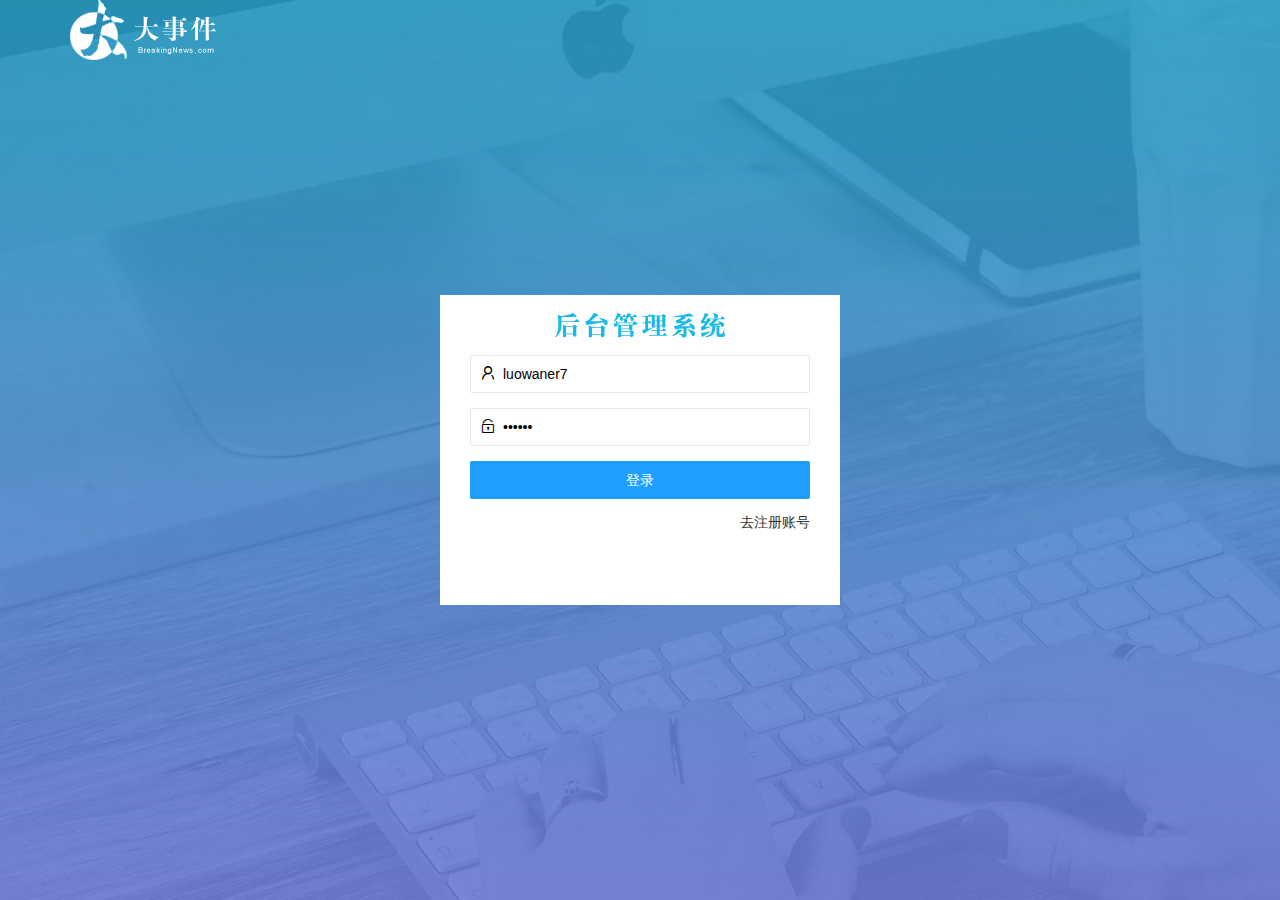
<file: login.html>
<!DOCTYPE html>
<html lang="en">

<head>
    <meta charset="UTF-8">
    <meta name="viewport" content="width=device-width, initial-scale=1.0">
    <title>大事件-登录/注册页面</title>
    <!-- 引入网页图标 -->
    <link rel="shortcut icon" href="favicon.ico" type="image/x-icon">
    <!-- 引入字体图标 -->
    <link rel="stylesheet" href="/assets/fonts/iconfont.css">
    <!-- 引入layui样式文件 -->
    <link rel="stylesheet" href="/assets/lib/layui/css/layui.css">
    <!-- 引入登录样式文件 -->
    <link rel="stylesheet" href="/assets/css/login.css">
</head>

<body>
    <!-- 顶部logo -->
    <div class="layui-main">
        <img src="/assets/images/logo.png">
    </div>

    <!-- 登录和注册区域 -->
    <div class="loginAndRegBox">
        <!-- 登录注册标题 -->
        <div class="titleBox"></div>
        <!-- 登录区域 -->
        <div class="login-box">
            <!-- 登录表单 -->
            <form class="layui-form" id="form_login">
                <!-- 用户名 -->
                <div class="layui-form-item">
                    <i class="layui-icon layui-icon-username"></i>
                    <input value="luowaner7" type="text" name="username" required lay-verify="required"
                        placeholder="请输入用户名" autocomplete="off" class="layui-input">
                </div>
                <!-- 密码 -->
                <div class="layui-form-item">
                    <i class="layui-icon layui-icon-password"></i>
                    <input value="123321" type="password" name="password" required lay-verify="required|pwd"
                        placeholder="请输入密码" autocomplete="off" class="layui-input">
                </div>
                <!-- 登录按钮 -->
                <div class="layui-form-item">
                    <!-- lay-submit属性必须存在,和后面表单校验有关 -->
                    <!-- button的type属性 默认值 submit-->
                    <button class="layui-btn layui-btn-fluid layui-btn-normal" lay-submit
                        lay-filter="formDemo">登录</button>
                </div>
                <!-- a链接跳转 -->
                <div class="layui-form-item links">
                    <a href="javascript:;" id="link_reg">去注册账号</a>
                </div>

            </form>
        </div>
        <!-- 注册区域 -->
        <div class="reg-box" style="display: none;">
            <!-- 注册表单 -->
            <form class="layui-form" id="form_reg">
                <!-- 用户名 -->
                <div class="layui-form-item">
                    <i class="layui-icon layui-icon-username"></i>
                    <input type="text" name="username" required lay-verify="required" placeholder="请输入用户名"
                        autocomplete="off" class="layui-input">
                </div>
                <!-- 密码 -->
                <div class="layui-form-item">
                    <i class="layui-icon layui-icon-password"></i>
                    <input type="password" name="password" required lay-verify="required|pwd" placeholder="请输入密码"
                        autocomplete="off" class="layui-input">
                </div>
                <!-- 再次确定密码 -->
                <div class="layui-form-item">
                    <i class="layui-icon layui-icon-password"></i>
                    <input type="password" name="repassword" required lay-verify="required|pwd|repwd"
                        placeholder="再次输入密码" autocomplete="off" class="layui-input">
                </div>
                <!-- 注册按钮 -->
                <div class="layui-form-item">

                    <!-- lay-submit属性必须存在,和后面表单校验有关 -->
                    <!-- button的type属性 默认值 submit-->
                    <button class="layui-btn layui-btn-fluid layui-btn-normal" lay-submit
                        lay-filter="formDemo">注册</button>
                </div>
                <!-- a链接跳转 -->
                <div class="layui-form-item links">
                    <a href="javascript:;" id="link_login">去登录</a>
                </div>

            </form>
        </div>
    </div>
    <!-- 引入layui的js -->
    <script src="/assets/lib/layui/layui.all.js"></script>
    <!-- 引入jq -->
    <script src="/assets/lib/jquery.js"></script>
    <!-- 引入baseAPI.js -->
    <script src="/assets/js/baseAPI.js"></script>
    <!-- 引入自己写的login的js -->
    <script src="/assets/js/login.js"></script>
</body>

</html>
</file>
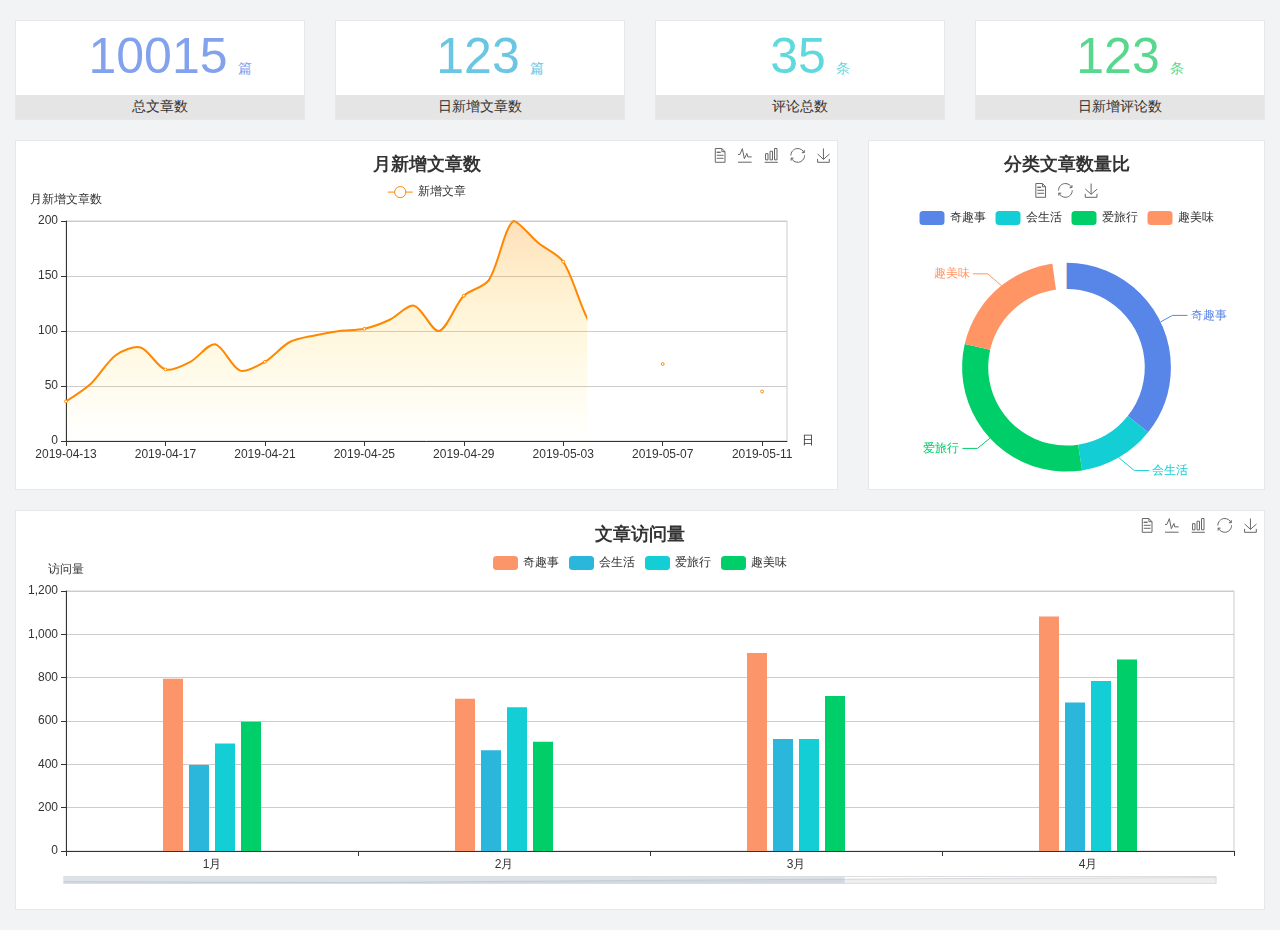
<file: home/dashboard.html>
<!DOCTYPE html>
<html lang="en">

<head>
  <meta charset="UTF-8">
  <meta name="viewport" content="width=device-width, initial-scale=1.0">
  <meta http-equiv="X-UA-Compatible" content="ie=edge">
  <title>图表统计</title>
  <link rel="stylesheet" href="../assets/lib/bootstrap.css" />
  <link rel="stylesheet" href="../assets/lib/main.css" />
  <script src="../assets/lib/jquery.js"></script>
  <script type="text/javascript" src="../assets/lib/echarts.min.js"></script>
</head>

<body>
  <div class="container-fluid">
    <div class="row spannel_list">
      <div class="col-sm-3 col-xs-6">
        <div class="spannel">
          <em>10015</em><span>篇</span>
          <b>总文章数</b>
        </div>
      </div>
      <div class="col-sm-3 col-xs-6">
        <div class="spannel scolor01">
          <em>123</em><span>篇</span>
          <b>日新增文章数</b>
        </div>
      </div>
      <div class="col-sm-3 col-xs-6">
        <div class="spannel scolor02">
          <em>35</em><span>条</span>
          <b>评论总数</b>
        </div>
      </div>
      <div class="col-sm-3 col-xs-6">
        <div class="spannel scolor03">
          <em>123</em><span>条</span>
          <b>日新增评论数</b>
        </div>
      </div>
    </div>
  </div>

  <div class="container-fluid">
    <div class="row curve-pie">
      <div class="col-lg-8 col-md-8">
        <div class="gragh_pannel" id="curve_show"></div>
      </div>
      <div class="col-lg-4 col-md-4">
        <div class="gragh_pannel" id="pie_show"></div>
      </div>
    </div>
  </div>

  <div class="container-fluid">
    <div class="column_pannel" id="column_show"></div>
  </div>

  <script>
    var oChart = echarts.init(document.getElementById('curve_show'));
    var aList_all = [
      { 'count': 36, 'date': '2019-04-13' },
      { 'count': 52, 'date': '2019-04-14' },
      { 'count': 78, 'date': '2019-04-15' },
      { 'count': 85, 'date': '2019-04-16' },
      { 'count': 65, 'date': '2019-04-17' },
      { 'count': 72, 'date': '2019-04-18' },
      { 'count': 88, 'date': '2019-04-19' },
      { 'count': 64, 'date': '2019-04-20' },
      { 'count': 72, 'date': '2019-04-21' },
      { 'count': 90, 'date': '2019-04-22' },
      { 'count': 96, 'date': '2019-04-23' },
      { 'count': 100, 'date': '2019-04-24' },
      { 'count': 102, 'date': '2019-04-25' },
      { 'count': 110, 'date': '2019-04-26' },
      { 'count': 123, 'date': '2019-04-27' },
      { 'count': 100, 'date': '2019-04-28' },
      { 'count': 132, 'date': '2019-04-29' },
      { 'count': 146, 'date': '2019-04-30' },
      { 'count': 200, 'date': '2019-05-01' },
      { 'count': 180, 'date': '2019-05-02' },
      { 'count': 163, 'date': '2019-05-03' },
      { 'count': 110, 'date': '2019-05-04' },
      { 'count': 80, 'date': '2019-05-05' },
      { 'count': 82, 'date': '2019-05-06' },
      { 'count': 70, 'date': '2019-05-07' },
      { 'count': 65, 'date': '2019-05-08' },
      { 'count': 54, 'date': '2019-05-09' },
      { 'count': 40, 'date': '2019-05-10' },
      { 'count': 45, 'date': '2019-05-11' },
      { 'count': 38, 'date': '2019-05-12' },
    ];

    let aCount = [];
    let aDate = [];

    for (var i = 0; i < aList_all.length; i++) {
      aCount.push(aList_all[i].count);
      aDate.push(aList_all[i].date);
    }

    var chartopt = {
      title: {
        text: '月新增文章数',
        left: 'center',
        top: '10'
      },
      tooltip: {
        trigger: 'axis'
      },
      legend: {
        data: ['新增文章'],
        top: '40'
      },
      toolbox: {
        show: true,
        feature: {
          mark: { show: true },
          dataView: { show: true, readOnly: false },
          magicType: { show: true, type: ['line', 'bar'] },
          restore: { show: true },
          saveAsImage: { show: true }
        }
      },
      calculable: true,
      xAxis: [
        {
          name: '日',
          type: 'category',
          boundaryGap: false,
          data: aDate
        }
      ],
      yAxis: [
        {
          name: '月新增文章数',
          type: 'value'
        }
      ],
      series: [
        {
          name: '新增文章',
          type: 'line',
          smooth: true,
          itemStyle: { normal: { areaStyle: { type: 'default' }, color: '#f80' }, lineStyle: { color: '#f80' } },
          data: aCount
        }],
      areaStyle: {
        normal: {
          color: new echarts.graphic.LinearGradient(0, 0, 0, 1, [{
            offset: 0,
            color: 'rgba(255,136,0,0.39)'
          }, {
            offset: .34,
            color: 'rgba(255,180,0,0.25)'
          }, {
            offset: 1,
            color: 'rgba(255,222,0,0.00)'
          }])

        }
      },
      grid: {
        show: true,
        x: 50,
        x2: 50,
        y: 80,
        height: 220
      }
    };

    oChart.setOption(chartopt);


    var oPie = echarts.init(document.getElementById('pie_show'));
    var oPieopt =
    {
      title: {
        top: 10,
        text: '分类文章数量比',
        x: 'center'
      },
      tooltip: {
        trigger: 'item',
        formatter: "{a} <br/>{b} : {c} ({d}%)"
      },
      color: ['#5885e8', '#13cfd5', '#00ce68', '#ff9565'],
      legend: {
        x: 'center',
        top: 65,
        data: ['奇趣事', '会生活', '爱旅行', '趣美味']
      },
      toolbox: {
        show: true,
        x: 'center',
        top: 35,
        feature: {
          mark: { show: true },
          dataView: { show: true, readOnly: false },
          magicType: {
            show: true,
            type: ['pie', 'funnel'],
            option: {
              funnel: {
                x: '25%',
                width: '50%',
                funnelAlign: 'left',
                max: 1548
              }
            }
          },
          restore: { show: true },
          saveAsImage: { show: true }
        }
      },
      calculable: true,
      series: [
        {
          name: '访问来源',
          type: 'pie',
          radius: ['45%', '60%'],
          center: ['50%', '65%'],
          data: [
            { value: 300, name: '奇趣事' },
            { value: 100, name: '会生活' },
            { value: 260, name: '爱旅行' },
            { value: 180, name: '趣美味' }
          ]
        }
      ]
    };
    oPie.setOption(oPieopt);



    var oColumn = this.echarts.init(document.getElementById('column_show'));
    var oColumnopt =
    {
      title: {
        text: '文章访问量',
        left: 'center',
        top: '10'
      },
      tooltip: {
        trigger: 'axis'
      },
      legend: {
        data: ['奇趣事', '会生活', '爱旅行', '趣美味'],
        top: '40'
      },
      toolbox: {
        show: true,
        feature: {
          mark: { show: true },
          dataView: { show: true, readOnly: false },
          magicType: { show: true, type: ['line', 'bar'] },
          restore: { show: true },
          saveAsImage: { show: true }
        }
      },
      calculable: true,
      xAxis: [
        {
          type: 'category',
          data: ['1月', '2月', '3月', '4月', '5月']
        }
      ],
      yAxis: [
        {
          name: '访问量',
          type: 'value'
        }
      ],
      series: [
        {
          name: '奇趣事',
          type: 'bar',
          barWidth: 20,
          itemStyle: {
            normal: { areaStyle: { type: 'default' }, color: '#fd956a' }
          },
          data: [800, 708, 920, 1090, 1200]
        },
        {
          name: '会生活',
          type: 'bar',
          barWidth: 20,
          itemStyle: {
            normal: { areaStyle: { type: 'default' }, color: '#2bb6db' }
          },
          data: [400, 468, 520, 690, 800]
        },
        {
          name: '爱旅行',
          type: 'bar',
          barWidth: 20,
          itemStyle: {
            normal: { areaStyle: { type: 'default' }, color: '#13cfd5' }
          },
          data: [500, 668, 520, 790, 900]
        },
        {
          name: '趣美味',
          type: 'bar',
          barWidth: 20,
          itemStyle: {
            normal: { areaStyle: { type: 'default' }, color: '#00ce68' }
          },
          data: [600, 508, 720, 890, 1000]
        }
      ],
      grid: {
        show: true,
        x: 50,
        x2: 30,
        y: 80,
        height: 260
      },
      dataZoom: [//给x轴设置滚动条
        {
          start: 0,//默认为0
          end: 100 - 1000 / 31,//默认为100
          type: 'slider',
          show: true,
          xAxisIndex: [0],
          handleSize: 0,//滑动条的 左右2个滑动条的大小
          height: 8,//组件高度
          left: 45, //左边的距离
          right: 50,//右边的距离
          bottom: 26,//右边的距离
          handleColor: '#ddd',//h滑动图标的颜色
          handleStyle: {
            borderColor: "#cacaca",
            borderWidth: "1",
            shadowBlur: 2,
            background: "#ddd",
            shadowColor: "#ddd",
          }
        }]
    };
    oColumn.setOption(oColumnopt);
  </script>
</body>

</html>
</file>
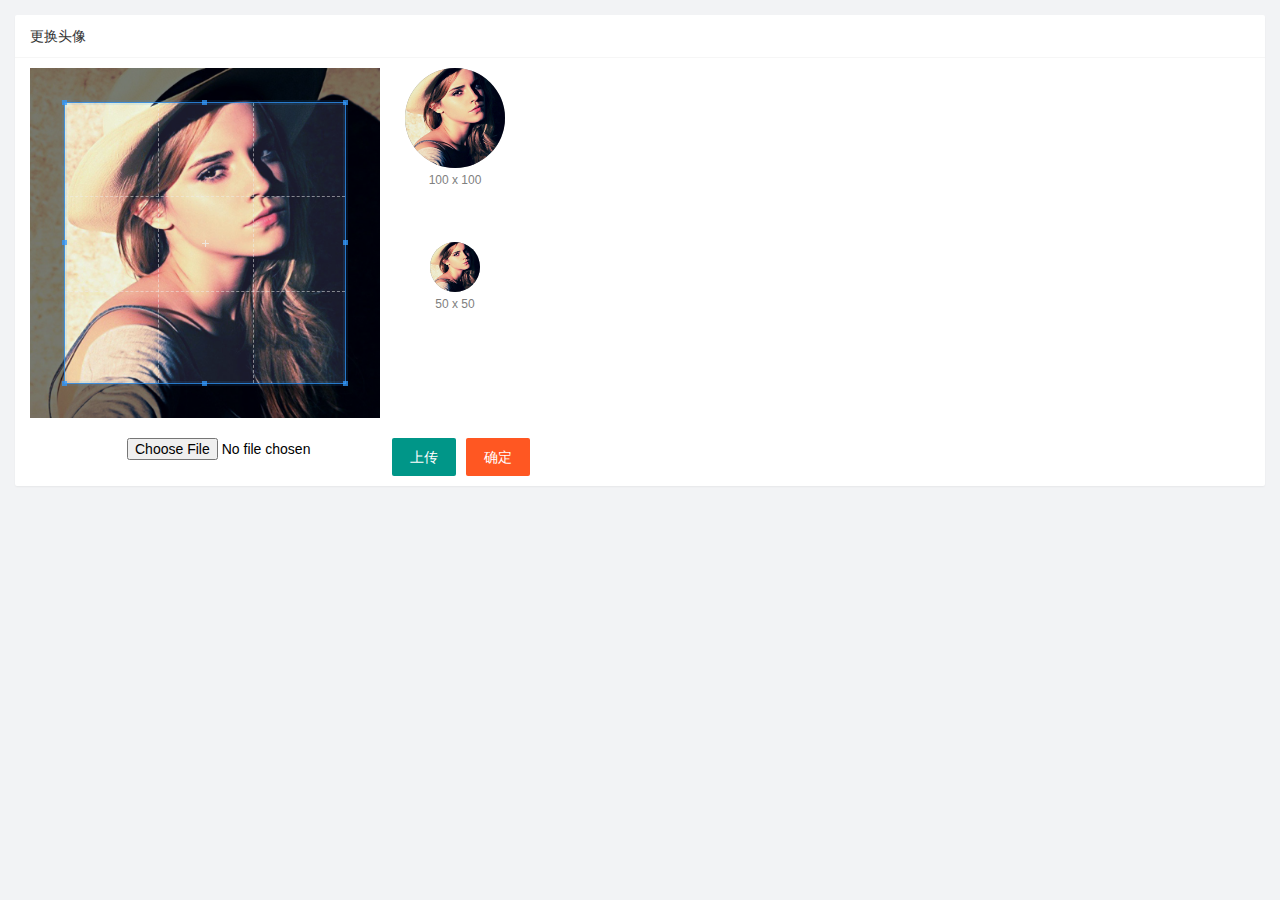
<file: user/user_avatar.html>
<!DOCTYPE html>
<html lang="en">

<head>
    <meta charset="UTF-8">
    <meta http-equiv="X-UA-Compatible" content="IE=edge">
    <meta name="viewport" content="width=device-width, initial-scale=1.0">
    <title>Document</title>
    <!-- 引入croper -->
    <link rel="stylesheet" href="/assets/lib/cropper/cropper.css" />
    <!-- layui的css -->
    <link rel="stylesheet" href="/assets/lib/layui/css/layui.css">
    <!-- 本页面的css -->
    <link rel="stylesheet" href="/assets/css/user/user_avatar.css">
</head>

<body>
    <!-- 卡片区域 -->
    <div class="layui-card">
        <div class="layui-card-header">更换头像</div>
        <div class="layui-card-body">
            <!-- 第一行的图片裁剪和预览区域 -->
            <div class="row1">
                <!-- 图片裁剪区域 -->
                <div class="cropper-box">
                    <!-- 这个 img 标签很重要，将来会把它初始化为裁剪区域 -->
                    <img id="image" src="/assets/images/sample.jpg" />
                </div>
                <!-- 图片的预览区域 -->
                <div class="preview-box">
                    <div>
                        <!-- 宽高为 100px 的预览区域 -->
                        <div class="img-preview w100"></div>
                        <p class="size">100 x 100</p>
                    </div>
                    <div>
                        <!-- 宽高为 50px 的预览区域 -->
                        <div class="img-preview w50"></div>
                        <p class="size">50 x 50</p>
                    </div>
                </div>
            </div>

            <!-- 第二行的按钮区域 -->
            <div class="row2">
                <!-- accept 选择文件类型-->
                <input type="file" id="file" accept="image/png,image/jpeg">
                <button id="btnChooseImage" type="button" class="layui-btn">上传</button>
                <button id="btnUpload" type="button" class="layui-btn layui-btn-danger">确定</button>
            </div>

        </div>
    </div>
    <script src="/assets/lib/layui/layui.all.js"></script>
    <script src="/assets/lib/jquery.js"></script>
    <script src="/assets/lib/cropper/Cropper.js"></script>
    <script src="/assets/lib/cropper/jquery-cropper.js"></script>
    <script src="/assets/js/baseAPI.js"></script>
    <script src="/assets/js/user/user_avatar.js"></script>
</body>

</html>
</file>
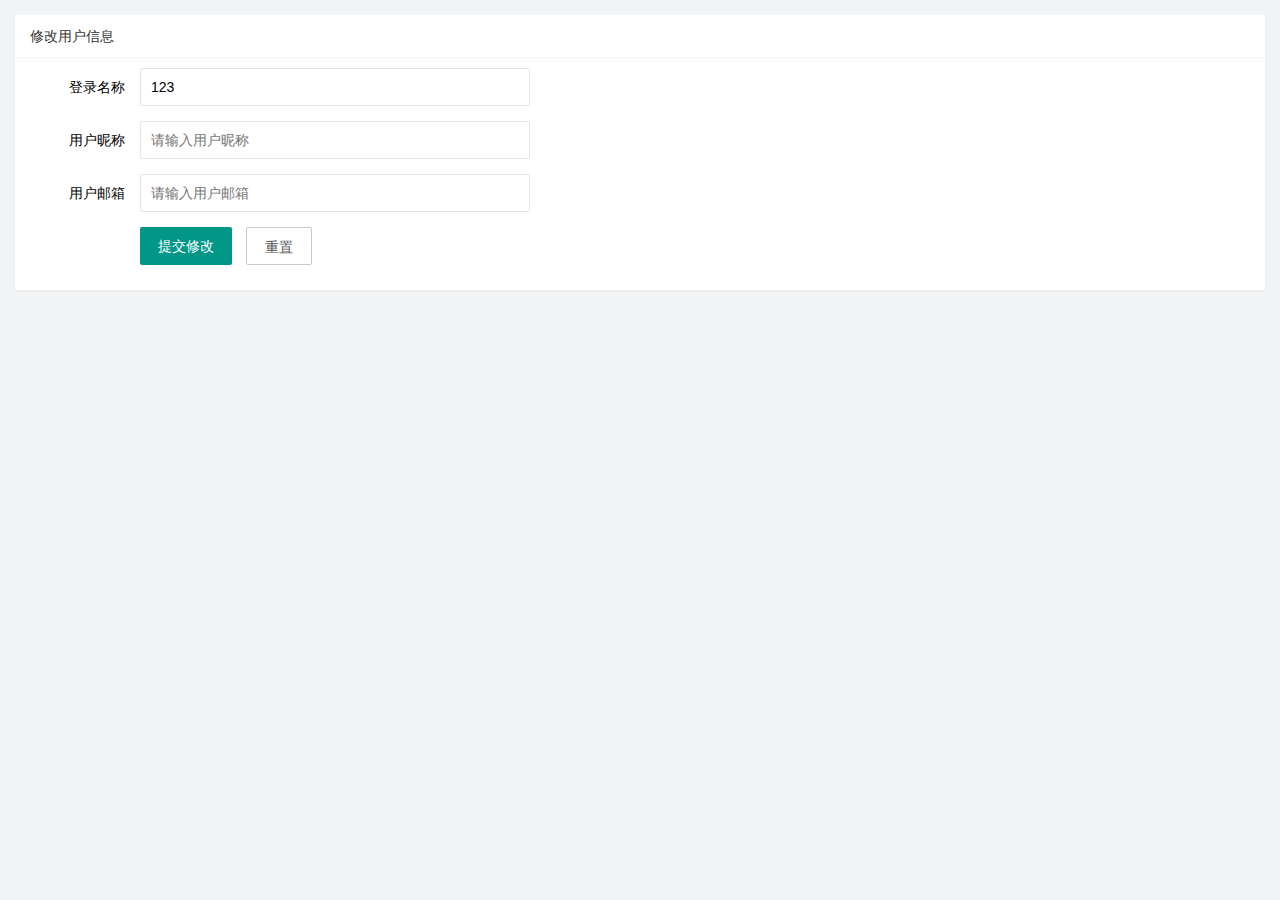
<file: user/user_info.html>
<!DOCTYPE html>
<html lang="en">

<head>
    <meta charset="UTF-8">
    <meta http-equiv="X-UA-Compatible" content="IE=edge">
    <meta name="viewport" content="width=device-width, initial-scale=1.0">
    <title>Document</title>
    <!-- layui的css -->
    <link rel="stylesheet" href="/assets/lib/layui/css/layui.css">
    <!-- 本页面的css -->
    <link rel="stylesheet" href="/assets/css/user/user_info.css">
</head>

<body>
    <!-- 卡片区域 -->
    <div class="layui-card">
        <div class="layui-card-header">修改用户信息</div>
        <div class="layui-card-body">
            <!-- form表单 -->
            <form class="layui-form" lay-filter="formUserInfo">
                <!-- 隐藏域保存id -->
                <input type="hidden" name="id">
                <!-- 登录名称 -->
                <div class="layui-form-item">
                    <label class="layui-form-label">登录名称</label>
                    <div class="layui-input-block">
                        <input value="123" type="text" name="username" readonly required lay-verify="required"
                            placeholder="请输入登录名称" autocomplete="off" class="layui-input">
                    </div>
                </div>
                <!-- 用户昵称 -->
                <div class="layui-form-item">
                    <label class="layui-form-label">用户昵称</label>
                    <div class="layui-input-block">
                        <input type="text" name="nickname" required lay-verify="required|nickname" placeholder="请输入用户昵称"
                            autocomplete="off" class="layui-input">
                    </div>
                </div>
                <!-- 用户邮箱 -->
                <div class="layui-form-item">
                    <label class="layui-form-label">用户邮箱</label>
                    <div class="layui-input-block">
                        <input type="text" name="email" required lay-verify="required|email" placeholder="请输入用户邮箱"
                            autocomplete="off" class="layui-input">
                    </div>
                </div>
                <!-- 按钮 -->
                <div class="layui-form-item">
                    <div class="layui-input-block">
                        <button class="layui-btn" lay-submit lay-filter="formDemo">提交修改</button>
                        <button id="btnReset" type="reset" class="layui-btn layui-btn-primary">重置</button>
                    </div>
                </div>
            </form>
        </div>
    </div>
    <script src="/assets/lib/layui/layui.all.js"></script>
    <script src="/assets/lib/jquery.js"></script>
    <script src="/assets/js/baseAPI.js"></script>
    <script src="/assets/js/user/user_info.js"></script>
</body>

</html>
</file>
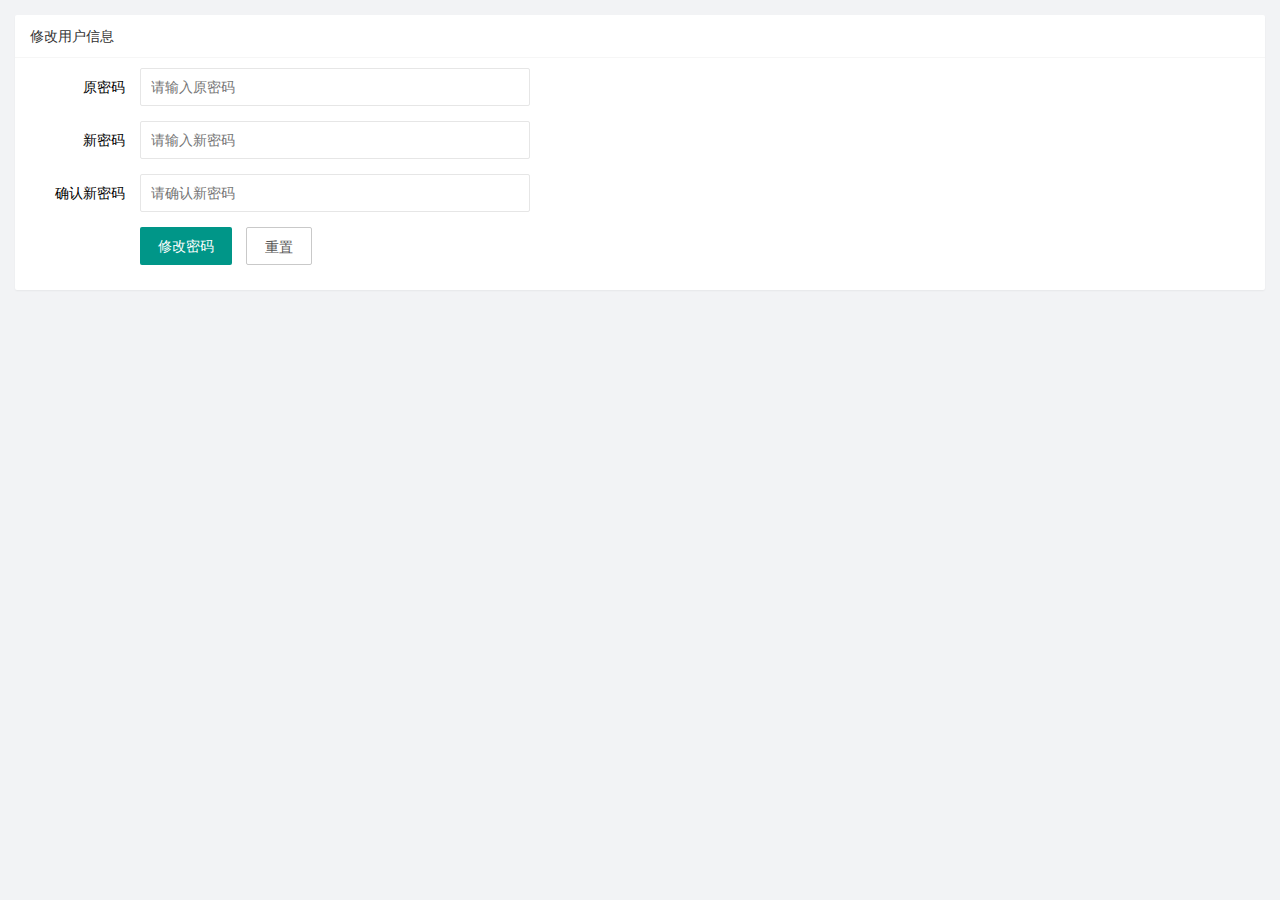
<file: user/user_pwd.html>
<!DOCTYPE html>
<html lang="en">

<head>
    <meta charset="UTF-8">
    <meta http-equiv="X-UA-Compatible" content="IE=edge">
    <meta name="viewport" content="width=device-width, initial-scale=1.0">
    <title>Document</title>
    <!-- layui的css -->
    <link rel="stylesheet" href="/assets/lib/layui/css/layui.css">
    <!-- 本页面的css -->
    <link rel="stylesheet" href="/assets/css/user/user_pwd.css">
</head>

<body>
    <!-- 卡片区域 -->
    <div class="layui-card">
        <div class="layui-card-header">修改用户信息</div>
        <div class="layui-card-body">
            <!-- form表单 -->
            <form class="layui-form" action="">
                <!-- 原密码 -->
                <div class="layui-form-item">
                    <label class="layui-form-label">原密码</label>
                    <div class="layui-input-block">
                        <input type="text" name="oldPwd" required lay-verify="required|pwd" placeholder="请输入原密码"
                            autocomplete="off" class="layui-input">
                    </div>
                </div>
                <!-- 新密码 -->
                <div class="layui-form-item">
                    <label class="layui-form-label">新密码</label>
                    <div class="layui-input-block">
                        <input type="text" name="newPwd" required lay-verify="required|pwd|samePwd" placeholder="请输入新密码"
                            autocomplete="off" class="layui-input">
                    </div>
                </div>
                <!-- 确认新密码 -->
                <div class="layui-form-item">
                    <label class="layui-form-label">确认新密码</label>
                    <div class="layui-input-block">
                        <input type="text" name="rePwd" required lay-verify="required|pwd|rePwd" placeholder="请确认新密码"
                            autocomplete="off" class="layui-input">
                    </div>
                </div>
                <!-- 按钮 -->
                <div class="layui-form-item">
                    <div class="layui-input-block">
                        <button class="layui-btn" lay-submit lay-filter="formDemo">修改密码</button>
                        <button type="reset" class="layui-btn layui-btn-primary">重置</button>
                    </div>
                </div>
            </form>
        </div>
    </div>
    <script src="/assets/lib/layui/layui.all.js"></script>
    <script src="/assets/lib/jquery.js"></script>
    <script src="/assets/js/baseAPI.js"></script>
    <script src="/assets/js/user/user_pwd.js"></script>
</body>

</html>
</file>
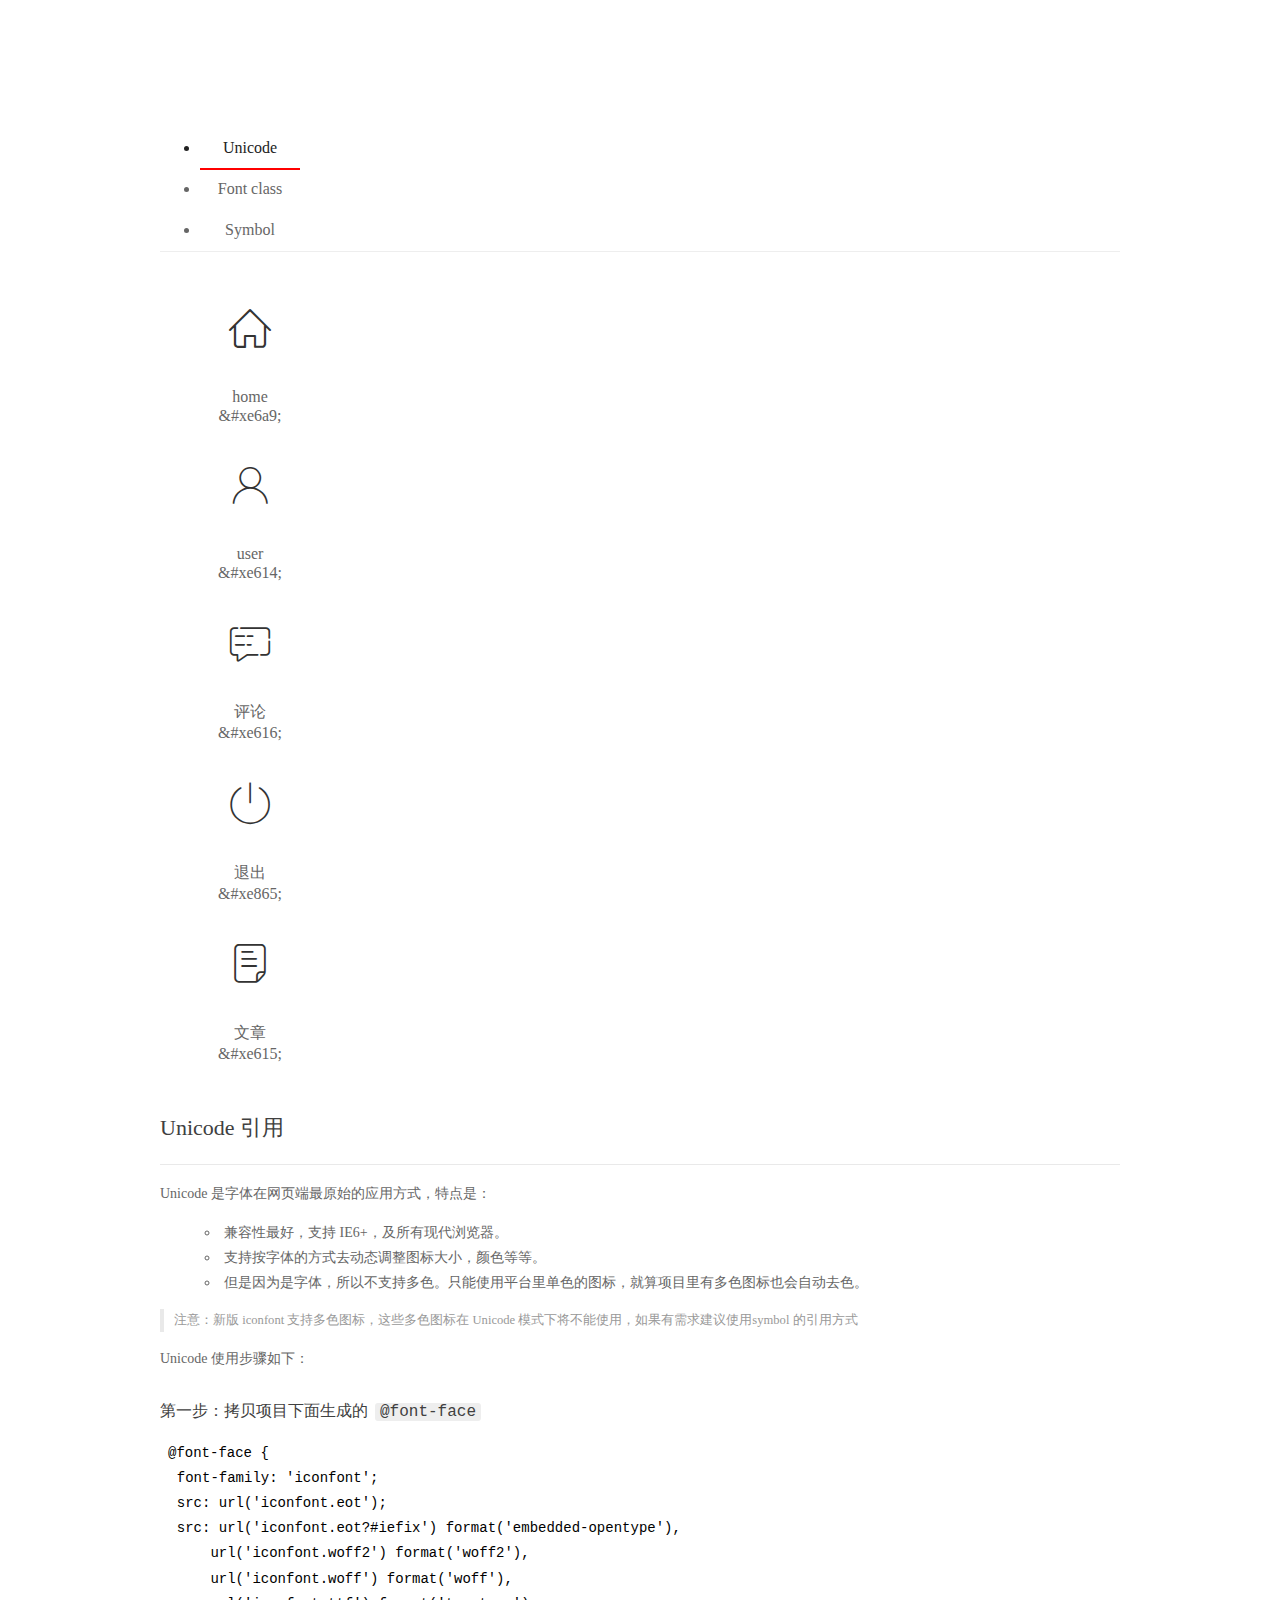
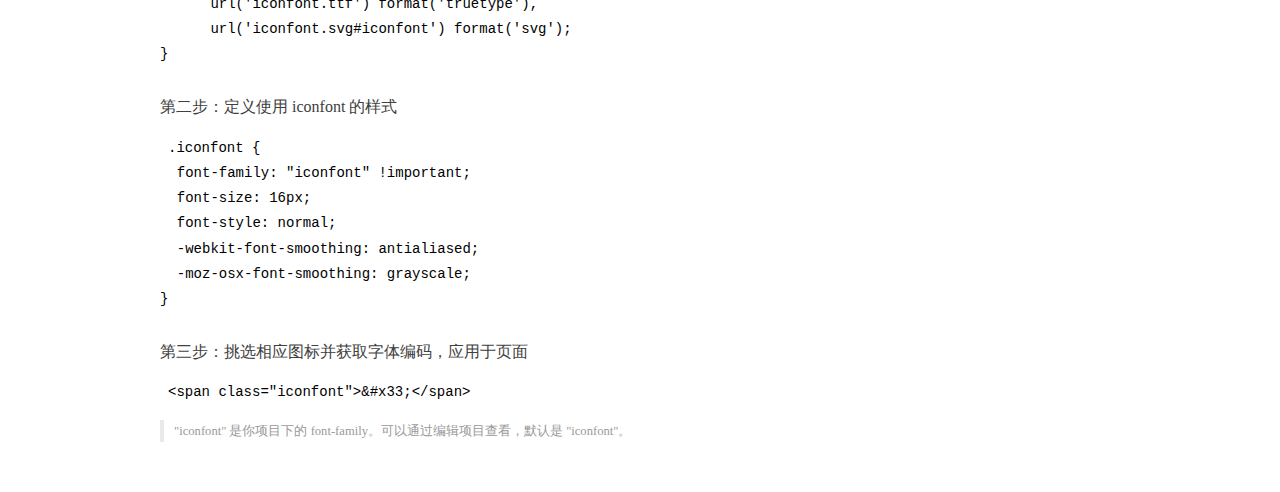
<file: assets/fonts/demo_index.html>
<!DOCTYPE html>
<html>
<head>
  <meta charset="utf-8"/>
  <title>IconFont Demo</title>
  <link rel="shortcut icon" href="https://gtms04.alicdn.com/tps/i4/TB1_oz6GVXXXXaFXpXXJDFnIXXX-64-64.ico" type="image/x-icon"/>
  <link rel="stylesheet" href="https://g.alicdn.com/thx/cube/1.3.2/cube.min.css">
  <link rel="stylesheet" href="demo.css">
  <link rel="stylesheet" href="iconfont.css">
  <script src="iconfont.js"></script>
  <!-- jQuery -->
  <script src="https://a1.alicdn.com/oss/uploads/2018/12/26/7bfddb60-08e8-11e9-9b04-53e73bb6408b.js"></script>
  <!-- 代码高亮 -->
  <script src="https://a1.alicdn.com/oss/uploads/2018/12/26/a3f714d0-08e6-11e9-8a15-ebf944d7534c.js"></script>
</head>
<body>
  <div class="main">
    <h1 class="logo"><a href="https://www.iconfont.cn/" title="iconfont 首页" target="_blank">&#xe86b;</a></h1>
    <div class="nav-tabs">
      <ul id="tabs" class="dib-box">
        <li class="dib active"><span>Unicode</span></li>
        <li class="dib"><span>Font class</span></li>
        <li class="dib"><span>Symbol</span></li>
      </ul>
      
    </div>
    <div class="tab-container">
      <div class="content unicode" style="display: block;">
          <ul class="icon_lists dib-box">
          
            <li class="dib">
              <span class="icon iconfont">&#xe6a9;</span>
                <div class="name">home</div>
                <div class="code-name">&amp;#xe6a9;</div>
              </li>
          
            <li class="dib">
              <span class="icon iconfont">&#xe614;</span>
                <div class="name">user</div>
                <div class="code-name">&amp;#xe614;</div>
              </li>
          
            <li class="dib">
              <span class="icon iconfont">&#xe616;</span>
                <div class="name">评论</div>
                <div class="code-name">&amp;#xe616;</div>
              </li>
          
            <li class="dib">
              <span class="icon iconfont">&#xe865;</span>
                <div class="name">退出</div>
                <div class="code-name">&amp;#xe865;</div>
              </li>
          
            <li class="dib">
              <span class="icon iconfont">&#xe615;</span>
                <div class="name">文章</div>
                <div class="code-name">&amp;#xe615;</div>
              </li>
          
          </ul>
          <div class="article markdown">
          <h2 id="unicode-">Unicode 引用</h2>
          <hr>

          <p>Unicode 是字体在网页端最原始的应用方式，特点是：</p>
          <ul>
            <li>兼容性最好，支持 IE6+，及所有现代浏览器。</li>
            <li>支持按字体的方式去动态调整图标大小，颜色等等。</li>
            <li>但是因为是字体，所以不支持多色。只能使用平台里单色的图标，就算项目里有多色图标也会自动去色。</li>
          </ul>
          <blockquote>
            <p>注意：新版 iconfont 支持多色图标，这些多色图标在 Unicode 模式下将不能使用，如果有需求建议使用symbol 的引用方式</p>
          </blockquote>
          <p>Unicode 使用步骤如下：</p>
          <h3 id="-font-face">第一步：拷贝项目下面生成的 <code>@font-face</code></h3>
<pre><code class="language-css"
>@font-face {
  font-family: 'iconfont';
  src: url('iconfont.eot');
  src: url('iconfont.eot?#iefix') format('embedded-opentype'),
      url('iconfont.woff2') format('woff2'),
      url('iconfont.woff') format('woff'),
      url('iconfont.ttf') format('truetype'),
      url('iconfont.svg#iconfont') format('svg');
}
</code></pre>
          <h3 id="-iconfont-">第二步：定义使用 iconfont 的样式</h3>
<pre><code class="language-css"
>.iconfont {
  font-family: "iconfont" !important;
  font-size: 16px;
  font-style: normal;
  -webkit-font-smoothing: antialiased;
  -moz-osx-font-smoothing: grayscale;
}
</code></pre>
          <h3 id="-">第三步：挑选相应图标并获取字体编码，应用于页面</h3>
<pre>
<code class="language-html"
>&lt;span class="iconfont"&gt;&amp;#x33;&lt;/span&gt;
</code></pre>
          <blockquote>
            <p>"iconfont" 是你项目下的 font-family。可以通过编辑项目查看，默认是 "iconfont"。</p>
          </blockquote>
          </div>
      </div>
      <div class="content font-class">
        <ul class="icon_lists dib-box">
          
          <li class="dib">
            <span class="icon iconfont icon-home"></span>
            <div class="name">
              home
            </div>
            <div class="code-name">.icon-home
            </div>
          </li>
          
          <li class="dib">
            <span class="icon iconfont icon-user"></span>
            <div class="name">
              user
            </div>
            <div class="code-name">.icon-user
            </div>
          </li>
          
          <li class="dib">
            <span class="icon iconfont icon-pinglun"></span>
            <div class="name">
              评论
            </div>
            <div class="code-name">.icon-pinglun
            </div>
          </li>
          
          <li class="dib">
            <span class="icon iconfont icon-tuichu"></span>
            <div class="name">
              退出
            </div>
            <div class="code-name">.icon-tuichu
            </div>
          </li>
          
          <li class="dib">
            <span class="icon iconfont icon-16"></span>
            <div class="name">
              文章
            </div>
            <div class="code-name">.icon-16
            </div>
          </li>
          
        </ul>
        <div class="article markdown">
        <h2 id="font-class-">font-class 引用</h2>
        <hr>

        <p>font-class 是 Unicode 使用方式的一种变种，主要是解决 Unicode 书写不直观，语意不明确的问题。</p>
        <p>与 Unicode 使用方式相比，具有如下特点：</p>
        <ul>
          <li>兼容性良好，支持 IE8+，及所有现代浏览器。</li>
          <li>相比于 Unicode 语意明确，书写更直观。可以很容易分辨这个 icon 是什么。</li>
          <li>因为使用 class 来定义图标，所以当要替换图标时，只需要修改 class 里面的 Unicode 引用。</li>
          <li>不过因为本质上还是使用的字体，所以多色图标还是不支持的。</li>
        </ul>
        <p>使用步骤如下：</p>
        <h3 id="-fontclass-">第一步：引入项目下面生成的 fontclass 代码：</h3>
<pre><code class="language-html">&lt;link rel="stylesheet" href="./iconfont.css"&gt;
</code></pre>
        <h3 id="-">第二步：挑选相应图标并获取类名，应用于页面：</h3>
<pre><code class="language-html">&lt;span class="iconfont icon-xxx"&gt;&lt;/span&gt;
</code></pre>
        <blockquote>
          <p>"
            iconfont" 是你项目下的 font-family。可以通过编辑项目查看，默认是 "iconfont"。</p>
        </blockquote>
      </div>
      </div>
      <div class="content symbol">
          <ul class="icon_lists dib-box">
          
            <li class="dib">
                <svg class="icon svg-icon" aria-hidden="true">
                  <use xlink:href="#icon-home"></use>
                </svg>
                <div class="name">home</div>
                <div class="code-name">#icon-home</div>
            </li>
          
            <li class="dib">
                <svg class="icon svg-icon" aria-hidden="true">
                  <use xlink:href="#icon-user"></use>
                </svg>
                <div class="name">user</div>
                <div class="code-name">#icon-user</div>
            </li>
          
            <li class="dib">
                <svg class="icon svg-icon" aria-hidden="true">
                  <use xlink:href="#icon-pinglun"></use>
                </svg>
                <div class="name">评论</div>
                <div class="code-name">#icon-pinglun</div>
            </li>
          
            <li class="dib">
                <svg class="icon svg-icon" aria-hidden="true">
                  <use xlink:href="#icon-tuichu"></use>
                </svg>
                <div class="name">退出</div>
                <div class="code-name">#icon-tuichu</div>
            </li>
          
            <li class="dib">
                <svg class="icon svg-icon" aria-hidden="true">
                  <use xlink:href="#icon-16"></use>
                </svg>
                <div class="name">文章</div>
                <div class="code-name">#icon-16</div>
            </li>
          
          </ul>
          <div class="article markdown">
          <h2 id="symbol-">Symbol 引用</h2>
          <hr>

          <p>这是一种全新的使用方式，应该说这才是未来的主流，也是平台目前推荐的用法。相关介绍可以参考这篇<a href="">文章</a>
            这种用法其实是做了一个 SVG 的集合，与另外两种相比具有如下特点：</p>
          <ul>
            <li>支持多色图标了，不再受单色限制。</li>
            <li>通过一些技巧，支持像字体那样，通过 <code>font-size</code>, <code>color</code> 来调整样式。</li>
            <li>兼容性较差，支持 IE9+，及现代浏览器。</li>
            <li>浏览器渲染 SVG 的性能一般，还不如 png。</li>
          </ul>
          <p>使用步骤如下：</p>
          <h3 id="-symbol-">第一步：引入项目下面生成的 symbol 代码：</h3>
<pre><code class="language-html">&lt;script src="./iconfont.js"&gt;&lt;/script&gt;
</code></pre>
          <h3 id="-css-">第二步：加入通用 CSS 代码（引入一次就行）：</h3>
<pre><code class="language-html">&lt;style&gt;
.icon {
  width: 1em;
  height: 1em;
  vertical-align: -0.15em;
  fill: currentColor;
  overflow: hidden;
}
&lt;/style&gt;
</code></pre>
          <h3 id="-">第三步：挑选相应图标并获取类名，应用于页面：</h3>
<pre><code class="language-html">&lt;svg class="icon" aria-hidden="true"&gt;
  &lt;use xlink:href="#icon-xxx"&gt;&lt;/use&gt;
&lt;/svg&gt;
</code></pre>
          </div>
      </div>

    </div>
  </div>
  <script>
  $(document).ready(function () {
      $('.tab-container .content:first').show()

      $('#tabs li').click(function (e) {
        var tabContent = $('.tab-container .content')
        var index = $(this).index()

        if ($(this).hasClass('active')) {
          return
        } else {
          $('#tabs li').removeClass('active')
          $(this).addClass('active')

          tabContent.hide().eq(index).fadeIn()
        }
      })
    })
  </script>
</body>
</html>
</file>
<file: assets/fonts/iconfont.css>
@font-face {font-family: "iconfont";
  src: url('iconfont.eot?t=1576139966484'); /* IE9 */
  src: url('iconfont.eot?t=1576139966484#iefix') format('embedded-opentype'), /* IE6-IE8 */
  url('[data-uri]') format('woff2'),
  url('iconfont.woff?t=1576139966484') format('woff'),
  url('iconfont.ttf?t=1576139966484') format('truetype'), /* chrome, firefox, opera, Safari, Android, iOS 4.2+ */
  url('iconfont.svg?t=1576139966484#iconfont') format('svg'); /* iOS 4.1- */
}

.iconfont {
  font-family: "iconfont" !important;
  font-size: 16px;
  font-style: normal;
  -webkit-font-smoothing: antialiased;
  -moz-osx-font-smoothing: grayscale;
}

.icon-home:before {
  content: "\e6a9";
}

.icon-user:before {
  content: "\e614";
}

.icon-pinglun:before {
  content: "\e616";
}

.icon-tuichu:before {
  content: "\e865";
}

.icon-16:before {
  content: "\e615";
}
</file>
<file: assets/lib/layui/css/layui.css>
/** layui-v2.5.5 MIT License By https://www.layui.com */
 .layui-inline,img{display:inline-block;vertical-align:middle}h1,h2,h3,h4,h5,h6{font-weight:400}.layui-edge,.layui-header,.layui-inline,.layui-main{position:relative}.layui-body,.layui-edge,.layui-elip{overflow:hidden}.layui-btn,.layui-edge,.layui-inline,img{vertical-align:middle}.layui-btn,.layui-disabled,.layui-icon,.layui-unselect{-moz-user-select:none;-webkit-user-select:none;-ms-user-select:none}.layui-elip,.layui-form-checkbox span,.layui-form-pane .layui-form-label{text-overflow:ellipsis;white-space:nowrap}.layui-breadcrumb,.layui-tree-btnGroup{visibility:hidden}blockquote,body,button,dd,div,dl,dt,form,h1,h2,h3,h4,h5,h6,input,li,ol,p,pre,td,textarea,th,ul{margin:0;padding:0;-webkit-tap-highlight-color:rgba(0,0,0,0)}a:active,a:hover{outline:0}img{border:none}li{list-style:none}table{border-collapse:collapse;border-spacing:0}h4,h5,h6{font-size:100%}button,input,optgroup,option,select,textarea{font-family:inherit;font-size:inherit;font-style:inherit;font-weight:inherit;outline:0}pre{white-space:pre-wrap;white-space:-moz-pre-wrap;white-space:-pre-wrap;white-space:-o-pre-wrap;word-wrap:break-word}body{line-height:24px;font:14px Helvetica Neue,Helvetica,PingFang SC,Tahoma,Arial,sans-serif}hr{height:1px;margin:10px 0;border:0;clear:both}a{color:#333;text-decoration:none}a:hover{color:#777}a cite{font-style:normal;*cursor:pointer}.layui-border-box,.layui-border-box *{box-sizing:border-box}.layui-box,.layui-box *{box-sizing:content-box}.layui-clear{clear:both;*zoom:1}.layui-clear:after{content:'\20';clear:both;*zoom:1;display:block;height:0}.layui-inline{*display:inline;*zoom:1}.layui-edge{display:inline-block;width:0;height:0;border-width:6px;border-style:dashed;border-color:transparent}.layui-edge-top{top:-4px;border-bottom-color:#999;border-bottom-style:solid}.layui-edge-right{border-left-color:#999;border-left-style:solid}.layui-edge-bottom{top:2px;border-top-color:#999;border-top-style:solid}.layui-edge-left{border-right-color:#999;border-right-style:solid}.layui-disabled,.layui-disabled:hover{color:#d2d2d2!important;cursor:not-allowed!important}.layui-circle{border-radius:100%}.layui-show{display:block!important}.layui-hide{display:none!important}@font-face{font-family:layui-icon;src:url(../font/iconfont.eot?v=250);src:url(../font/iconfont.eot?v=250#iefix) format('embedded-opentype'),url(../font/iconfont.woff2?v=250) format('woff2'),url(../font/iconfont.woff?v=250) format('woff'),url(../font/iconfont.ttf?v=250) format('truetype'),url(../font/iconfont.svg?v=250#layui-icon) format('svg')}.layui-icon{font-family:layui-icon!important;font-size:16px;font-style:normal;-webkit-font-smoothing:antialiased;-moz-osx-font-smoothing:grayscale}.layui-icon-reply-fill:before{content:"\e611"}.layui-icon-set-fill:before{content:"\e614"}.layui-icon-menu-fill:before{content:"\e60f"}.layui-icon-search:before{content:"\e615"}.layui-icon-share:before{content:"\e641"}.layui-icon-set-sm:before{content:"\e620"}.layui-icon-engine:before{content:"\e628"}.layui-icon-close:before{content:"\1006"}.layui-icon-close-fill:before{content:"\1007"}.layui-icon-chart-screen:before{content:"\e629"}.layui-icon-star:before{content:"\e600"}.layui-icon-circle-dot:before{content:"\e617"}.layui-icon-chat:before{content:"\e606"}.layui-icon-release:before{content:"\e609"}.layui-icon-list:before{content:"\e60a"}.layui-icon-chart:before{content:"\e62c"}.layui-icon-ok-circle:before{content:"\1005"}.layui-icon-layim-theme:before{content:"\e61b"}.layui-icon-table:before{content:"\e62d"}.layui-icon-right:before{content:"\e602"}.layui-icon-left:before{content:"\e603"}.layui-icon-cart-simple:before{content:"\e698"}.layui-icon-face-cry:before{content:"\e69c"}.layui-icon-face-smile:before{content:"\e6af"}.layui-icon-survey:before{content:"\e6b2"}.layui-icon-tree:before{content:"\e62e"}.layui-icon-upload-circle:before{content:"\e62f"}.layui-icon-add-circle:before{content:"\e61f"}.layui-icon-download-circle:before{content:"\e601"}.layui-icon-templeate-1:before{content:"\e630"}.layui-icon-util:before{content:"\e631"}.layui-icon-face-surprised:before{content:"\e664"}.layui-icon-edit:before{content:"\e642"}.layui-icon-speaker:before{content:"\e645"}.layui-icon-down:before{content:"\e61a"}.layui-icon-file:before{content:"\e621"}.layui-icon-layouts:before{content:"\e632"}.layui-icon-rate-half:before{content:"\e6c9"}.layui-icon-add-circle-fine:before{content:"\e608"}.layui-icon-prev-circle:before{content:"\e633"}.layui-icon-read:before{content:"\e705"}.layui-icon-404:before{content:"\e61c"}.layui-icon-carousel:before{content:"\e634"}.layui-icon-help:before{content:"\e607"}.layui-icon-code-circle:before{content:"\e635"}.layui-icon-water:before{content:"\e636"}.layui-icon-username:before{content:"\e66f"}.layui-icon-find-fill:before{content:"\e670"}.layui-icon-about:before{content:"\e60b"}.layui-icon-location:before{content:"\e715"}.layui-icon-up:before{content:"\e619"}.layui-icon-pause:before{content:"\e651"}.layui-icon-date:before{content:"\e637"}.layui-icon-layim-uploadfile:before{content:"\e61d"}.layui-icon-delete:before{content:"\e640"}.layui-icon-play:before{content:"\e652"}.layui-icon-top:before{content:"\e604"}.layui-icon-friends:before{content:"\e612"}.layui-icon-refresh-3:before{content:"\e9aa"}.layui-icon-ok:before{content:"\e605"}.layui-icon-layer:before{content:"\e638"}.layui-icon-face-smile-fine:before{content:"\e60c"}.layui-icon-dollar:before{content:"\e659"}.layui-icon-group:before{content:"\e613"}.layui-icon-layim-download:before{content:"\e61e"}.layui-icon-picture-fine:before{content:"\e60d"}.layui-icon-link:before{content:"\e64c"}.layui-icon-diamond:before{content:"\e735"}.layui-icon-log:before{content:"\e60e"}.layui-icon-rate-solid:before{content:"\e67a"}.layui-icon-fonts-del:before{content:"\e64f"}.layui-icon-unlink:before{content:"\e64d"}.layui-icon-fonts-clear:before{content:"\e639"}.layui-icon-triangle-r:before{content:"\e623"}.layui-icon-circle:before{content:"\e63f"}.layui-icon-radio:before{content:"\e643"}.layui-icon-align-center:before{content:"\e647"}.layui-icon-align-right:before{content:"\e648"}.layui-icon-align-left:before{content:"\e649"}.layui-icon-loading-1:before{content:"\e63e"}.layui-icon-return:before{content:"\e65c"}.layui-icon-fonts-strong:before{content:"\e62b"}.layui-icon-upload:before{content:"\e67c"}.layui-icon-dialogue:before{content:"\e63a"}.layui-icon-video:before{content:"\e6ed"}.layui-icon-headset:before{content:"\e6fc"}.layui-icon-cellphone-fine:before{content:"\e63b"}.layui-icon-add-1:before{content:"\e654"}.layui-icon-face-smile-b:before{content:"\e650"}.layui-icon-fonts-html:before{content:"\e64b"}.layui-icon-form:before{content:"\e63c"}.layui-icon-cart:before{content:"\e657"}.layui-icon-camera-fill:before{content:"\e65d"}.layui-icon-tabs:before{content:"\e62a"}.layui-icon-fonts-code:before{content:"\e64e"}.layui-icon-fire:before{content:"\e756"}.layui-icon-set:before{content:"\e716"}.layui-icon-fonts-u:before{content:"\e646"}.layui-icon-triangle-d:before{content:"\e625"}.layui-icon-tips:before{content:"\e702"}.layui-icon-picture:before{content:"\e64a"}.layui-icon-more-vertical:before{content:"\e671"}.layui-icon-flag:before{content:"\e66c"}.layui-icon-loading:before{content:"\e63d"}.layui-icon-fonts-i:before{content:"\e644"}.layui-icon-refresh-1:before{content:"\e666"}.layui-icon-rmb:before{content:"\e65e"}.layui-icon-home:before{content:"\e68e"}.layui-icon-user:before{content:"\e770"}.layui-icon-notice:before{content:"\e667"}.layui-icon-login-weibo:before{content:"\e675"}.layui-icon-voice:before{content:"\e688"}.layui-icon-upload-drag:before{content:"\e681"}.layui-icon-login-qq:before{content:"\e676"}.layui-icon-snowflake:before{content:"\e6b1"}.layui-icon-file-b:before{content:"\e655"}.layui-icon-template:before{content:"\e663"}.layui-icon-auz:before{content:"\e672"}.layui-icon-console:before{content:"\e665"}.layui-icon-app:before{content:"\e653"}.layui-icon-prev:before{content:"\e65a"}.layui-icon-website:before{content:"\e7ae"}.layui-icon-next:before{content:"\e65b"}.layui-icon-component:before{content:"\e857"}.layui-icon-more:before{content:"\e65f"}.layui-icon-login-wechat:before{content:"\e677"}.layui-icon-shrink-right:before{content:"\e668"}.layui-icon-spread-left:before{content:"\e66b"}.layui-icon-camera:before{content:"\e660"}.layui-icon-note:before{content:"\e66e"}.layui-icon-refresh:before{content:"\e669"}.layui-icon-female:before{content:"\e661"}.layui-icon-male:before{content:"\e662"}.layui-icon-password:before{content:"\e673"}.layui-icon-senior:before{content:"\e674"}.layui-icon-theme:before{content:"\e66a"}.layui-icon-tread:before{content:"\e6c5"}.layui-icon-praise:before{content:"\e6c6"}.layui-icon-star-fill:before{content:"\e658"}.layui-icon-rate:before{content:"\e67b"}.layui-icon-template-1:before{content:"\e656"}.layui-icon-vercode:before{content:"\e679"}.layui-icon-cellphone:before{content:"\e678"}.layui-icon-screen-full:before{content:"\e622"}.layui-icon-screen-restore:before{content:"\e758"}.layui-icon-cols:before{content:"\e610"}.layui-icon-export:before{content:"\e67d"}.layui-icon-print:before{content:"\e66d"}.layui-icon-slider:before{content:"\e714"}.layui-icon-addition:before{content:"\e624"}.layui-icon-subtraction:before{content:"\e67e"}.layui-icon-service:before{content:"\e626"}.layui-icon-transfer:before{content:"\e691"}.layui-main{width:1140px;margin:0 auto}.layui-header{z-index:1000;height:60px}.layui-header a:hover{transition:all .5s;-webkit-transition:all .5s}.layui-side{position:fixed;left:0;top:0;bottom:0;z-index:999;width:200px;overflow-x:hidden}.layui-side-scroll{position:relative;width:220px;height:100%;overflow-x:hidden}.layui-body{position:absolute;left:200px;right:0;top:0;bottom:0;z-index:998;width:auto;overflow-y:auto;box-sizing:border-box}.layui-layout-body{overflow:hidden}.layui-layout-admin .layui-header{background-color:#23262E}.layui-layout-admin .layui-side{top:60px;width:200px;overflow-x:hidden}.layui-layout-admin .layui-body{position:fixed;top:60px;bottom:44px}.layui-layout-admin .layui-main{width:auto;margin:0 15px}.layui-layout-admin .layui-footer{position:fixed;left:200px;right:0;bottom:0;height:44px;line-height:44px;padding:0 15px;background-color:#eee}.layui-layout-admin .layui-logo{position:absolute;left:0;top:0;width:200px;height:100%;line-height:60px;text-align:center;color:#009688;font-size:16px}.layui-layout-admin .layui-header .layui-nav{background:0 0}.layui-layout-left{position:absolute!important;left:200px;top:0}.layui-layout-right{position:absolute!important;right:0;top:0}.layui-container{position:relative;margin:0 auto;padding:0 15px;box-sizing:border-box}.layui-fluid{position:relative;margin:0 auto;padding:0 15px}.layui-row:after,.layui-row:before{content:'';display:block;clear:both}.layui-col-lg1,.layui-col-lg10,.layui-col-lg11,.layui-col-lg12,.layui-col-lg2,.layui-col-lg3,.layui-col-lg4,.layui-col-lg5,.layui-col-lg6,.layui-col-lg7,.layui-col-lg8,.layui-col-lg9,.layui-col-md1,.layui-col-md10,.layui-col-md11,.layui-col-md12,.layui-col-md2,.layui-col-md3,.layui-col-md4,.layui-col-md5,.layui-col-md6,.layui-col-md7,.layui-col-md8,.layui-col-md9,.layui-col-sm1,.layui-col-sm10,.layui-col-sm11,.layui-col-sm12,.layui-col-sm2,.layui-col-sm3,.layui-col-sm4,.layui-col-sm5,.layui-col-sm6,.layui-col-sm7,.layui-col-sm8,.layui-col-sm9,.layui-col-xs1,.layui-col-xs10,.layui-col-xs11,.layui-col-xs12,.layui-col-xs2,.layui-col-xs3,.layui-col-xs4,.layui-col-xs5,.layui-col-xs6,.layui-col-xs7,.layui-col-xs8,.layui-col-xs9{position:relative;display:block;box-sizing:border-box}.layui-col-xs1,.layui-col-xs10,.layui-col-xs11,.layui-col-xs12,.layui-col-xs2,.layui-col-xs3,.layui-col-xs4,.layui-col-xs5,.layui-col-xs6,.layui-col-xs7,.layui-col-xs8,.layui-col-xs9{float:left}.layui-col-xs1{width:8.33333333%}.layui-col-xs2{width:16.66666667%}.layui-col-xs3{width:25%}.layui-col-xs4{width:33.33333333%}.layui-col-xs5{width:41.66666667%}.layui-col-xs6{width:50%}.layui-col-xs7{width:58.33333333%}.layui-col-xs8{width:66.66666667%}.layui-col-xs9{width:75%}.layui-col-xs10{width:83.33333333%}.layui-col-xs11{width:91.66666667%}.layui-col-xs12{width:100%}.layui-col-xs-offset1{margin-left:8.33333333%}.layui-col-xs-offset2{margin-left:16.66666667%}.layui-col-xs-offset3{margin-left:25%}.layui-col-xs-offset4{margin-left:33.33333333%}.layui-col-xs-offset5{margin-left:41.66666667%}.layui-col-xs-offset6{margin-left:50%}.layui-col-xs-offset7{margin-left:58.33333333%}.layui-col-xs-offset8{margin-left:66.66666667%}.layui-col-xs-offset9{margin-left:75%}.layui-col-xs-offset10{margin-left:83.33333333%}.layui-col-xs-offset11{margin-left:91.66666667%}.layui-col-xs-offset12{margin-left:100%}@media screen and (max-width:768px){.layui-hide-xs{display:none!important}.layui-show-xs-block{display:block!important}.layui-show-xs-inline{display:inline!important}.layui-show-xs-inline-block{display:inline-block!important}}@media screen and (min-width:768px){.layui-container{width:750px}.layui-hide-sm{display:none!important}.layui-show-sm-block{display:block!important}.layui-show-sm-inline{display:inline!important}.layui-show-sm-inline-block{display:inline-block!important}.layui-col-sm1,.layui-col-sm10,.layui-col-sm11,.layui-col-sm12,.layui-col-sm2,.layui-col-sm3,.layui-col-sm4,.layui-col-sm5,.layui-col-sm6,.layui-col-sm7,.layui-col-sm8,.layui-col-sm9{float:left}.layui-col-sm1{width:8.33333333%}.layui-col-sm2{width:16.66666667%}.layui-col-sm3{width:25%}.layui-col-sm4{width:33.33333333%}.layui-col-sm5{width:41.66666667%}.layui-col-sm6{width:50%}.layui-col-sm7{width:58.33333333%}.layui-col-sm8{width:66.66666667%}.layui-col-sm9{width:75%}.layui-col-sm10{width:83.33333333%}.layui-col-sm11{width:91.66666667%}.layui-col-sm12{width:100%}.layui-col-sm-offset1{margin-left:8.33333333%}.layui-col-sm-offset2{margin-left:16.66666667%}.layui-col-sm-offset3{margin-left:25%}.layui-col-sm-offset4{margin-left:33.33333333%}.layui-col-sm-offset5{margin-left:41.66666667%}.layui-col-sm-offset6{margin-left:50%}.layui-col-sm-offset7{margin-left:58.33333333%}.layui-col-sm-offset8{margin-left:66.66666667%}.layui-col-sm-offset9{margin-left:75%}.layui-col-sm-offset10{margin-left:83.33333333%}.layui-col-sm-offset11{margin-left:91.66666667%}.layui-col-sm-offset12{margin-left:100%}}@media screen and (min-width:992px){.layui-container{width:970px}.layui-hide-md{display:none!important}.layui-show-md-block{display:block!important}.layui-show-md-inline{display:inline!important}.layui-show-md-inline-block{display:inline-block!important}.layui-col-md1,.layui-col-md10,.layui-col-md11,.layui-col-md12,.layui-col-md2,.layui-col-md3,.layui-col-md4,.layui-col-md5,.layui-col-md6,.layui-col-md7,.layui-col-md8,.layui-col-md9{float:left}.layui-col-md1{width:8.33333333%}.layui-col-md2{width:16.66666667%}.layui-col-md3{width:25%}.layui-col-md4{width:33.33333333%}.layui-col-md5{width:41.66666667%}.layui-col-md6{width:50%}.layui-col-md7{width:58.33333333%}.layui-col-md8{width:66.66666667%}.layui-col-md9{width:75%}.layui-col-md10{width:83.33333333%}.layui-col-md11{width:91.66666667%}.layui-col-md12{width:100%}.layui-col-md-offset1{margin-left:8.33333333%}.layui-col-md-offset2{margin-left:16.66666667%}.layui-col-md-offset3{margin-left:25%}.layui-col-md-offset4{margin-left:33.33333333%}.layui-col-md-offset5{margin-left:41.66666667%}.layui-col-md-offset6{margin-left:50%}.layui-col-md-offset7{margin-left:58.33333333%}.layui-col-md-offset8{margin-left:66.66666667%}.layui-col-md-offset9{margin-left:75%}.layui-col-md-offset10{margin-left:83.33333333%}.layui-col-md-offset11{margin-left:91.66666667%}.layui-col-md-offset12{margin-left:100%}}@media screen and (min-width:1200px){.layui-container{width:1170px}.layui-hide-lg{display:none!important}.layui-show-lg-block{display:block!important}.layui-show-lg-inline{display:inline!important}.layui-show-lg-inline-block{display:inline-block!important}.layui-col-lg1,.layui-col-lg10,.layui-col-lg11,.layui-col-lg12,.layui-col-lg2,.layui-col-lg3,.layui-col-lg4,.layui-col-lg5,.layui-col-lg6,.layui-col-lg7,.layui-col-lg8,.layui-col-lg9{float:left}.layui-col-lg1{width:8.33333333%}.layui-col-lg2{width:16.66666667%}.layui-col-lg3{width:25%}.layui-col-lg4{width:33.33333333%}.layui-col-lg5{width:41.66666667%}.layui-col-lg6{width:50%}.layui-col-lg7{width:58.33333333%}.layui-col-lg8{width:66.66666667%}.layui-col-lg9{width:75%}.layui-col-lg10{width:83.33333333%}.layui-col-lg11{width:91.66666667%}.layui-col-lg12{width:100%}.layui-col-lg-offset1{margin-left:8.33333333%}.layui-col-lg-offset2{margin-left:16.66666667%}.layui-col-lg-offset3{margin-left:25%}.layui-col-lg-offset4{margin-left:33.33333333%}.layui-col-lg-offset5{margin-left:41.66666667%}.layui-col-lg-offset6{margin-left:50%}.layui-col-lg-offset7{margin-left:58.33333333%}.layui-col-lg-offset8{margin-left:66.66666667%}.layui-col-lg-offset9{margin-left:75%}.layui-col-lg-offset10{margin-left:83.33333333%}.layui-col-lg-offset11{margin-left:91.66666667%}.layui-col-lg-offset12{margin-left:100%}}.layui-col-space1{margin:-.5px}.layui-col-space1>*{padding:.5px}.layui-col-space3{margin:-1.5px}.layui-col-space3>*{padding:1.5px}.layui-col-space5{margin:-2.5px}.layui-col-space5>*{padding:2.5px}.layui-col-space8{margin:-3.5px}.layui-col-space8>*{padding:3.5px}.layui-col-space10{margin:-5px}.layui-col-space10>*{padding:5px}.layui-col-space12{margin:-6px}.layui-col-space12>*{padding:6px}.layui-col-space15{margin:-7.5px}.layui-col-space15>*{padding:7.5px}.layui-col-space18{margin:-9px}.layui-col-space18>*{padding:9px}.layui-col-space20{margin:-10px}.layui-col-space20>*{padding:10px}.layui-col-space22{margin:-11px}.layui-col-space22>*{padding:11px}.layui-col-space25{margin:-12.5px}.layui-col-space25>*{padding:12.5px}.layui-col-space30{margin:-15px}.layui-col-space30>*{padding:15px}.layui-btn,.layui-input,.layui-select,.layui-textarea,.layui-upload-button{outline:0;-webkit-appearance:none;transition:all .3s;-webkit-transition:all .3s;box-sizing:border-box}.layui-elem-quote{margin-bottom:10px;padding:15px;line-height:22px;border-left:5px solid #009688;border-radius:0 2px 2px 0;background-color:#f2f2f2}.layui-quote-nm{border-style:solid;border-width:1px 1px 1px 5px;background:0 0}.layui-elem-field{margin-bottom:10px;padding:0;border-width:1px;border-style:solid}.layui-elem-field legend{margin-left:20px;padding:0 10px;font-size:20px;font-weight:300}.layui-field-title{margin:10px 0 20px;border-width:1px 0 0}.layui-field-box{padding:10px 15px}.layui-field-title .layui-field-box{padding:10px 0}.layui-progress{position:relative;height:6px;border-radius:20px;background-color:#e2e2e2}.layui-progress-bar{position:absolute;left:0;top:0;width:0;max-width:100%;height:6px;border-radius:20px;text-align:right;background-color:#5FB878;transition:all .3s;-webkit-transition:all .3s}.layui-progress-big,.layui-progress-big .layui-progress-bar{height:18px;line-height:18px}.layui-progress-text{position:relative;top:-20px;line-height:18px;font-size:12px;color:#666}.layui-progress-big .layui-progress-text{position:static;padding:0 10px;color:#fff}.layui-collapse{border-width:1px;border-style:solid;border-radius:2px}.layui-colla-content,.layui-colla-item{border-top-width:1px;border-top-style:solid}.layui-colla-item:first-child{border-top:none}.layui-colla-title{position:relative;height:42px;line-height:42px;padding:0 15px 0 35px;color:#333;background-color:#f2f2f2;cursor:pointer;font-size:14px;overflow:hidden}.layui-colla-content{display:none;padding:10px 15px;line-height:22px;color:#666}.layui-colla-icon{position:absolute;left:15px;top:0;font-size:14px}.layui-card{margin-bottom:15px;border-radius:2px;background-color:#fff;box-shadow:0 1px 2px 0 rgba(0,0,0,.05)}.layui-card:last-child{margin-bottom:0}.layui-card-header{position:relative;height:42px;line-height:42px;padding:0 15px;border-bottom:1px solid #f6f6f6;color:#333;border-radius:2px 2px 0 0;font-size:14px}.layui-bg-black,.layui-bg-blue,.layui-bg-cyan,.layui-bg-green,.layui-bg-orange,.layui-bg-red{color:#fff!important}.layui-card-body{position:relative;padding:10px 15px;line-height:24px}.layui-card-body[pad15]{padding:15px}.layui-card-body[pad20]{padding:20px}.layui-card-body .layui-table{margin:5px 0}.layui-card .layui-tab{margin:0}.layui-panel-window{position:relative;padding:15px;border-radius:0;border-top:5px solid #E6E6E6;background-color:#fff}.layui-auxiliar-moving{position:fixed;left:0;right:0;top:0;bottom:0;width:100%;height:100%;background:0 0;z-index:9999999999}.layui-form-label,.layui-form-mid,.layui-form-select,.layui-input-block,.layui-input-inline,.layui-textarea{position:relative}.layui-bg-red{background-color:#FF5722!important}.layui-bg-orange{background-color:#FFB800!important}.layui-bg-green{background-color:#009688!important}.layui-bg-cyan{background-color:#2F4056!important}.layui-bg-blue{background-color:#1E9FFF!important}.layui-bg-black{background-color:#393D49!important}.layui-bg-gray{background-color:#eee!important;color:#666!important}.layui-badge-rim,.layui-colla-content,.layui-colla-item,.layui-collapse,.layui-elem-field,.layui-form-pane .layui-form-item[pane],.layui-form-pane .layui-form-label,.layui-input,.layui-layedit,.layui-layedit-tool,.layui-quote-nm,.layui-select,.layui-tab-bar,.layui-tab-card,.layui-tab-title,.layui-tab-title .layui-this:after,.layui-textarea{border-color:#e6e6e6}.layui-timeline-item:before,hr{background-color:#e6e6e6}.layui-text{line-height:22px;font-size:14px;color:#666}.layui-text h1,.layui-text h2,.layui-text h3{font-weight:500;color:#333}.layui-text h1{font-size:30px}.layui-text h2{font-size:24px}.layui-text h3{font-size:18px}.layui-text a:not(.layui-btn){color:#01AAED}.layui-text a:not(.layui-btn):hover{text-decoration:underline}.layui-text ul{padding:5px 0 5px 15px}.layui-text ul li{margin-top:5px;list-style-type:disc}.layui-text em,.layui-word-aux{color:#999!important;padding:0 5px!important}.layui-btn{display:inline-block;height:38px;line-height:38px;padding:0 18px;background-color:#009688;color:#fff;white-space:nowrap;text-align:center;font-size:14px;border:none;border-radius:2px;cursor:pointer}.layui-btn:hover{opacity:.8;filter:alpha(opacity=80);color:#fff}.layui-btn:active{opacity:1;filter:alpha(opacity=100)}.layui-btn+.layui-btn{margin-left:10px}.layui-btn-container{font-size:0}.layui-btn-container .layui-btn{margin-right:10px;margin-bottom:10px}.layui-btn-container .layui-btn+.layui-btn{margin-left:0}.layui-table .layui-btn-container .layui-btn{margin-bottom:9px}.layui-btn-radius{border-radius:100px}.layui-btn .layui-icon{margin-right:3px;font-size:18px;vertical-align:bottom;vertical-align:middle\9}.layui-btn-primary{border:1px solid #C9C9C9;background-color:#fff;color:#555}.layui-btn-primary:hover{border-color:#009688;color:#333}.layui-btn-normal{background-color:#1E9FFF}.layui-btn-warm{background-color:#FFB800}.layui-btn-danger{background-color:#FF5722}.layui-btn-checked{background-color:#5FB878}.layui-btn-disabled,.layui-btn-disabled:active,.layui-btn-disabled:hover{border:1px solid #e6e6e6;background-color:#FBFBFB;color:#C9C9C9;cursor:not-allowed;opacity:1}.layui-btn-lg{height:44px;line-height:44px;padding:0 25px;font-size:16px}.layui-btn-sm{height:30px;line-height:30px;padding:0 10px;font-size:12px}.layui-btn-sm i{font-size:16px!important}.layui-btn-xs{height:22px;line-height:22px;padding:0 5px;font-size:12px}.layui-btn-xs i{font-size:14px!important}.layui-btn-group{display:inline-block;vertical-align:middle;font-size:0}.layui-btn-group .layui-btn{margin-left:0!important;margin-right:0!important;border-left:1px solid rgba(255,255,255,.5);border-radius:0}.layui-btn-group .layui-btn-primary{border-left:none}.layui-btn-group .layui-btn-primary:hover{border-color:#C9C9C9;color:#009688}.layui-btn-group .layui-btn:first-child{border-left:none;border-radius:2px 0 0 2px}.layui-btn-group .layui-btn-primary:first-child{border-left:1px solid #c9c9c9}.layui-btn-group .layui-btn:last-child{border-radius:0 2px 2px 0}.layui-btn-group .layui-btn+.layui-btn{margin-left:0}.layui-btn-group+.layui-btn-group{margin-left:10px}.layui-btn-fluid{width:100%}.layui-input,.layui-select,.layui-textarea{height:38px;line-height:1.3;line-height:38px\9;border-width:1px;border-style:solid;background-color:#fff;border-radius:2px}.layui-input::-webkit-input-placeholder,.layui-select::-webkit-input-placeholder,.layui-textarea::-webkit-input-placeholder{line-height:1.3}.layui-input,.layui-textarea{display:block;width:100%;padding-left:10px}.layui-input:hover,.layui-textarea:hover{border-color:#D2D2D2!important}.layui-input:focus,.layui-textarea:focus{border-color:#C9C9C9!important}.layui-textarea{min-height:100px;height:auto;line-height:20px;padding:6px 10px;resize:vertical}.layui-select{padding:0 10px}.layui-form input[type=checkbox],.layui-form input[type=radio],.layui-form select{display:none}.layui-form [lay-ignore]{display:initial}.layui-form-item{margin-bottom:15px;clear:both;*zoom:1}.layui-form-item:after{content:'\20';clear:both;*zoom:1;display:block;height:0}.layui-form-label{float:left;display:block;padding:9px 15px;width:80px;font-weight:400;line-height:20px;text-align:right}.layui-form-label-col{display:block;float:none;padding:9px 0;line-height:20px;text-align:left}.layui-form-item .layui-inline{margin-bottom:5px;margin-right:10px}.layui-input-block{margin-left:110px;min-height:36px}.layui-input-inline{display:inline-block;vertical-align:middle}.layui-form-item .layui-input-inline{float:left;width:190px;margin-right:10px}.layui-form-text .layui-input-inline{width:auto}.layui-form-mid{float:left;display:block;padding:9px 0!important;line-height:20px;margin-right:10px}.layui-form-danger+.layui-form-select .layui-input,.layui-form-danger:focus{border-color:#FF5722!important}.layui-form-select .layui-input{padding-right:30px;cursor:pointer}.layui-form-select .layui-edge{position:absolute;right:10px;top:50%;margin-top:-3px;cursor:pointer;border-width:6px;border-top-color:#c2c2c2;border-top-style:solid;transition:all .3s;-webkit-transition:all .3s}.layui-form-select dl{display:none;position:absolute;left:0;top:42px;padding:5px 0;z-index:899;min-width:100%;border:1px solid #d2d2d2;max-height:300px;overflow-y:auto;background-color:#fff;border-radius:2px;box-shadow:0 2px 4px rgba(0,0,0,.12);box-sizing:border-box}.layui-form-select dl dd,.layui-form-select dl dt{padding:0 10px;line-height:36px;white-space:nowrap;overflow:hidden;text-overflow:ellipsis}.layui-form-select dl dt{font-size:12px;color:#999}.layui-form-select dl dd{cursor:pointer}.layui-form-select dl dd:hover{background-color:#f2f2f2;-webkit-transition:.5s all;transition:.5s all}.layui-form-select .layui-select-group dd{padding-left:20px}.layui-form-select dl dd.layui-select-tips{padding-left:10px!important;color:#999}.layui-form-select dl dd.layui-this{background-color:#5FB878;color:#fff}.layui-form-checkbox,.layui-form-select dl dd.layui-disabled{background-color:#fff}.layui-form-selected dl{display:block}.layui-form-checkbox,.layui-form-checkbox *,.layui-form-switch{display:inline-block;vertical-align:middle}.layui-form-selected .layui-edge{margin-top:-9px;-webkit-transform:rotate(180deg);transform:rotate(180deg);margin-top:-3px\9}:root .layui-form-selected .layui-edge{margin-top:-9px\0/IE9}.layui-form-selectup dl{top:auto;bottom:42px}.layui-select-none{margin:5px 0;text-align:center;color:#999}.layui-select-disabled .layui-disabled{border-color:#eee!important}.layui-select-disabled .layui-edge{border-top-color:#d2d2d2}.layui-form-checkbox{position:relative;height:30px;line-height:30px;margin-right:10px;padding-right:30px;cursor:pointer;font-size:0;-webkit-transition:.1s linear;transition:.1s linear;box-sizing:border-box}.layui-form-checkbox span{padding:0 10px;height:100%;font-size:14px;border-radius:2px 0 0 2px;background-color:#d2d2d2;color:#fff;overflow:hidden}.layui-form-checkbox:hover span{background-color:#c2c2c2}.layui-form-checkbox i{position:absolute;right:0;top:0;width:30px;height:28px;border:1px solid #d2d2d2;border-left:none;border-radius:0 2px 2px 0;color:#fff;font-size:20px;text-align:center}.layui-form-checkbox:hover i{border-color:#c2c2c2;color:#c2c2c2}.layui-form-checked,.layui-form-checked:hover{border-color:#5FB878}.layui-form-checked span,.layui-form-checked:hover span{background-color:#5FB878}.layui-form-checked i,.layui-form-checked:hover i{color:#5FB878}.layui-form-item .layui-form-checkbox{margin-top:4px}.layui-form-checkbox[lay-skin=primary]{height:auto!important;line-height:normal!important;min-width:18px;min-height:18px;border:none!important;margin-right:0;padding-left:28px;padding-right:0;background:0 0}.layui-form-checkbox[lay-skin=primary] span{padding-left:0;padding-right:15px;line-height:18px;background:0 0;color:#666}.layui-form-checkbox[lay-skin=primary] i{right:auto;left:0;width:16px;height:16px;line-height:16px;border:1px solid #d2d2d2;font-size:12px;border-radius:2px;background-color:#fff;-webkit-transition:.1s linear;transition:.1s linear}.layui-form-checkbox[lay-skin=primary]:hover i{border-color:#5FB878;color:#fff}.layui-form-checked[lay-skin=primary] i{border-color:#5FB878!important;background-color:#5FB878;color:#fff}.layui-checkbox-disbaled[lay-skin=primary] span{background:0 0!important;color:#c2c2c2}.layui-checkbox-disbaled[lay-skin=primary]:hover i{border-color:#d2d2d2}.layui-form-item .layui-form-checkbox[lay-skin=primary]{margin-top:10px}.layui-form-switch{position:relative;height:22px;line-height:22px;min-width:35px;padding:0 5px;margin-top:8px;border:1px solid #d2d2d2;border-radius:20px;cursor:pointer;background-color:#fff;-webkit-transition:.1s linear;transition:.1s linear}.layui-form-switch i{position:absolute;left:5px;top:3px;width:16px;height:16px;border-radius:20px;background-color:#d2d2d2;-webkit-transition:.1s linear;transition:.1s linear}.layui-form-switch em{position:relative;top:0;width:25px;margin-left:21px;padding:0!important;text-align:center!important;color:#999!important;font-style:normal!important;font-size:12px}.layui-form-onswitch{border-color:#5FB878;background-color:#5FB878}.layui-checkbox-disbaled,.layui-checkbox-disbaled i{border-color:#e2e2e2!important}.layui-form-onswitch i{left:100%;margin-left:-21px;background-color:#fff}.layui-form-onswitch em{margin-left:5px;margin-right:21px;color:#fff!important}.layui-checkbox-disbaled span{background-color:#e2e2e2!important}.layui-checkbox-disbaled:hover i{color:#fff!important}[lay-radio]{display:none}.layui-form-radio,.layui-form-radio *{display:inline-block;vertical-align:middle}.layui-form-radio{line-height:28px;margin:6px 10px 0 0;padding-right:10px;cursor:pointer;font-size:0}.layui-form-radio *{font-size:14px}.layui-form-radio>i{margin-right:8px;font-size:22px;color:#c2c2c2}.layui-form-radio>i:hover,.layui-form-radioed>i{color:#5FB878}.layui-radio-disbaled>i{color:#e2e2e2!important}.layui-form-pane .layui-form-label{width:110px;padding:8px 15px;height:38px;line-height:20px;border-width:1px;border-style:solid;border-radius:2px 0 0 2px;text-align:center;background-color:#FBFBFB;overflow:hidden;box-sizing:border-box}.layui-form-pane .layui-input-inline{margin-left:-1px}.layui-form-pane .layui-input-block{margin-left:110px;left:-1px}.layui-form-pane .layui-input{border-radius:0 2px 2px 0}.layui-form-pane .layui-form-text .layui-form-label{float:none;width:100%;border-radius:2px;box-sizing:border-box;text-align:left}.layui-form-pane .layui-form-text .layui-input-inline{display:block;margin:0;top:-1px;clear:both}.layui-form-pane .layui-form-text .layui-input-block{margin:0;left:0;top:-1px}.layui-form-pane .layui-form-text .layui-textarea{min-height:100px;border-radius:0 0 2px 2px}.layui-form-pane .layui-form-checkbox{margin:4px 0 4px 10px}.layui-form-pane .layui-form-radio,.layui-form-pane .layui-form-switch{margin-top:6px;margin-left:10px}.layui-form-pane .layui-form-item[pane]{position:relative;border-width:1px;border-style:solid}.layui-form-pane .layui-form-item[pane] .layui-form-label{position:absolute;left:0;top:0;height:100%;border-width:0 1px 0 0}.layui-form-pane .layui-form-item[pane] .layui-input-inline{margin-left:110px}@media screen and (max-width:450px){.layui-form-item .layui-form-label{text-overflow:ellipsis;overflow:hidden;white-space:nowrap}.layui-form-item .layui-inline{display:block;margin-right:0;margin-bottom:20px;clear:both}.layui-form-item .layui-inline:after{content:'\20';clear:both;display:block;height:0}.layui-form-item .layui-input-inline{display:block;float:none;left:-3px;width:auto;margin:0 0 10px 112px}.layui-form-item .layui-input-inline+.layui-form-mid{margin-left:110px;top:-5px;padding:0}.layui-form-item .layui-form-checkbox{margin-right:5px;margin-bottom:5px}}.layui-layedit{border-width:1px;border-style:solid;border-radius:2px}.layui-layedit-tool{padding:3px 5px;border-bottom-width:1px;border-bottom-style:solid;font-size:0}.layedit-tool-fixed{position:fixed;top:0;border-top:1px solid #e2e2e2}.layui-layedit-tool .layedit-tool-mid,.layui-layedit-tool .layui-icon{display:inline-block;vertical-align:middle;text-align:center;font-size:14px}.layui-layedit-tool .layui-icon{position:relative;width:32px;height:30px;line-height:30px;margin:3px 5px;color:#777;cursor:pointer;border-radius:2px}.layui-layedit-tool .layui-icon:hover{color:#393D49}.layui-layedit-tool .layui-icon:active{color:#000}.layui-layedit-tool .layedit-tool-active{background-color:#e2e2e2;color:#000}.layui-layedit-tool .layui-disabled,.layui-layedit-tool .layui-disabled:hover{color:#d2d2d2;cursor:not-allowed}.layui-layedit-tool .layedit-tool-mid{width:1px;height:18px;margin:0 10px;background-color:#d2d2d2}.layedit-tool-html{width:50px!important;font-size:30px!important}.layedit-tool-b,.layedit-tool-code,.layedit-tool-help{font-size:16px!important}.layedit-tool-d,.layedit-tool-face,.layedit-tool-image,.layedit-tool-unlink{font-size:18px!important}.layedit-tool-image input{position:absolute;font-size:0;left:0;top:0;width:100%;height:100%;opacity:.01;filter:Alpha(opacity=1);cursor:pointer}.layui-layedit-iframe iframe{display:block;width:100%}#LAY_layedit_code{overflow:hidden}.layui-laypage{display:inline-block;*display:inline;*zoom:1;vertical-align:middle;margin:10px 0;font-size:0}.layui-laypage>a:first-child,.layui-laypage>a:first-child em{border-radius:2px 0 0 2px}.layui-laypage>a:last-child,.layui-laypage>a:last-child em{border-radius:0 2px 2px 0}.layui-laypage>:first-child{margin-left:0!important}.layui-laypage>:last-child{margin-right:0!important}.layui-laypage a,.layui-laypage button,.layui-laypage input,.layui-laypage select,.layui-laypage span{border:1px solid #e2e2e2}.layui-laypage a,.layui-laypage span{display:inline-block;*display:inline;*zoom:1;vertical-align:middle;padding:0 15px;height:28px;line-height:28px;margin:0 -1px 5px 0;background-color:#fff;color:#333;font-size:12px}.layui-flow-more a *,.layui-laypage input,.layui-table-view select[lay-ignore]{display:inline-block}.layui-laypage a:hover{color:#009688}.layui-laypage em{font-style:normal}.layui-laypage .layui-laypage-spr{color:#999;font-weight:700}.layui-laypage a{text-decoration:none}.layui-laypage .layui-laypage-curr{position:relative}.layui-laypage .layui-laypage-curr em{position:relative;color:#fff}.layui-laypage .layui-laypage-curr .layui-laypage-em{position:absolute;left:-1px;top:-1px;padding:1px;width:100%;height:100%;background-color:#009688}.layui-laypage-em{border-radius:2px}.layui-laypage-next em,.layui-laypage-prev em{font-family:Sim sun;font-size:16px}.layui-laypage .layui-laypage-count,.layui-laypage .layui-laypage-limits,.layui-laypage .layui-laypage-refresh,.layui-laypage .layui-laypage-skip{margin-left:10px;margin-right:10px;padding:0;border:none}.layui-laypage .layui-laypage-limits,.layui-laypage .layui-laypage-refresh{vertical-align:top}.layui-laypage .layui-laypage-refresh i{font-size:18px;cursor:pointer}.layui-laypage select{height:22px;padding:3px;border-radius:2px;cursor:pointer}.layui-laypage .layui-laypage-skip{height:30px;line-height:30px;color:#999}.layui-laypage button,.layui-laypage input{height:30px;line-height:30px;border-radius:2px;vertical-align:top;background-color:#fff;box-sizing:border-box}.layui-laypage input{width:40px;margin:0 10px;padding:0 3px;text-align:center}.layui-laypage input:focus,.layui-laypage select:focus{border-color:#009688!important}.layui-laypage button{margin-left:10px;padding:0 10px;cursor:pointer}.layui-table,.layui-table-view{margin:10px 0}.layui-flow-more{margin:10px 0;text-align:center;color:#999;font-size:14px}.layui-flow-more a{height:32px;line-height:32px}.layui-flow-more a *{vertical-align:top}.layui-flow-more a cite{padding:0 20px;border-radius:3px;background-color:#eee;color:#333;font-style:normal}.layui-flow-more a cite:hover{opacity:.8}.layui-flow-more a i{font-size:30px;color:#737383}.layui-table{width:100%;background-color:#fff;color:#666}.layui-table tr{transition:all .3s;-webkit-transition:all .3s}.layui-table th{text-align:left;font-weight:400}.layui-table tbody tr:hover,.layui-table thead tr,.layui-table-click,.layui-table-header,.layui-table-hover,.layui-table-mend,.layui-table-patch,.layui-table-tool,.layui-table-total,.layui-table-total tr,.layui-table[lay-even] tr:nth-child(even){background-color:#f2f2f2}.layui-table td,.layui-table th,.layui-table-col-set,.layui-table-fixed-r,.layui-table-grid-down,.layui-table-header,.layui-table-page,.layui-table-tips-main,.layui-table-tool,.layui-table-total,.layui-table-view,.layui-table[lay-skin=line],.layui-table[lay-skin=row]{border-width:1px;border-style:solid;border-color:#e6e6e6}.layui-table td,.layui-table th{position:relative;padding:9px 15px;min-height:20px;line-height:20px;font-size:14px}.layui-table[lay-skin=line] td,.layui-table[lay-skin=line] th{border-width:0 0 1px}.layui-table[lay-skin=row] td,.layui-table[lay-skin=row] th{border-width:0 1px 0 0}.layui-table[lay-skin=nob] td,.layui-table[lay-skin=nob] th{border:none}.layui-table img{max-width:100px}.layui-table[lay-size=lg] td,.layui-table[lay-size=lg] th{padding:15px 30px}.layui-table-view .layui-table[lay-size=lg] .layui-table-cell{height:40px;line-height:40px}.layui-table[lay-size=sm] td,.layui-table[lay-size=sm] th{font-size:12px;padding:5px 10px}.layui-table-view .layui-table[lay-size=sm] .layui-table-cell{height:20px;line-height:20px}.layui-table[lay-data]{display:none}.layui-table-box{position:relative;overflow:hidden}.layui-table-view .layui-table{position:relative;width:auto;margin:0}.layui-table-view .layui-table[lay-skin=line]{border-width:0 1px 0 0}.layui-table-view .layui-table[lay-skin=row]{border-width:0 0 1px}.layui-table-view .layui-table td,.layui-table-view .layui-table th{padding:5px 0;border-top:none;border-left:none}.layui-table-view .layui-table th.layui-unselect .layui-table-cell span{cursor:pointer}.layui-table-view .layui-table td{cursor:default}.layui-table-view .layui-table td[data-edit=text]{cursor:text}.layui-table-view .layui-form-checkbox[lay-skin=primary] i{width:18px;height:18px}.layui-table-view .layui-form-radio{line-height:0;padding:0}.layui-table-view .layui-form-radio>i{margin:0;font-size:20px}.layui-table-init{position:absolute;left:0;top:0;width:100%;height:100%;text-align:center;z-index:110}.layui-table-init .layui-icon{position:absolute;left:50%;top:50%;margin:-15px 0 0 -15px;font-size:30px;color:#c2c2c2}.layui-table-header{border-width:0 0 1px;overflow:hidden}.layui-table-header .layui-table{margin-bottom:-1px}.layui-table-tool .layui-inline[lay-event]{position:relative;width:26px;height:26px;padding:5px;line-height:16px;margin-right:10px;text-align:center;color:#333;border:1px solid #ccc;cursor:pointer;-webkit-transition:.5s all;transition:.5s all}.layui-table-tool .layui-inline[lay-event]:hover{border:1px solid #999}.layui-table-tool-temp{padding-right:120px}.layui-table-tool-self{position:absolute;right:17px;top:10px}.layui-table-tool .layui-table-tool-self .layui-inline[lay-event]{margin:0 0 0 10px}.layui-table-tool-panel{position:absolute;top:29px;left:-1px;padding:5px 0;min-width:150px;min-height:40px;border:1px solid #d2d2d2;text-align:left;overflow-y:auto;background-color:#fff;box-shadow:0 2px 4px rgba(0,0,0,.12)}.layui-table-cell,.layui-table-tool-panel li{overflow:hidden;text-overflow:ellipsis;white-space:nowrap}.layui-table-tool-panel li{padding:0 10px;line-height:30px;-webkit-transition:.5s all;transition:.5s all}.layui-table-tool-panel li .layui-form-checkbox[lay-skin=primary]{width:100%;padding-left:28px}.layui-table-tool-panel li:hover{background-color:#f2f2f2}.layui-table-tool-panel li .layui-form-checkbox[lay-skin=primary] i{position:absolute;left:0;top:0}.layui-table-tool-panel li .layui-form-checkbox[lay-skin=primary] span{padding:0}.layui-table-tool .layui-table-tool-self .layui-table-tool-panel{left:auto;right:-1px}.layui-table-col-set{position:absolute;right:0;top:0;width:20px;height:100%;border-width:0 0 0 1px;background-color:#fff}.layui-table-sort{width:10px;height:20px;margin-left:5px;cursor:pointer!important}.layui-table-sort .layui-edge{position:absolute;left:5px;border-width:5px}.layui-table-sort .layui-table-sort-asc{top:3px;border-top:none;border-bottom-style:solid;border-bottom-color:#b2b2b2}.layui-table-sort .layui-table-sort-asc:hover{border-bottom-color:#666}.layui-table-sort .layui-table-sort-desc{bottom:5px;border-bottom:none;border-top-style:solid;border-top-color:#b2b2b2}.layui-table-sort .layui-table-sort-desc:hover{border-top-color:#666}.layui-table-sort[lay-sort=asc] .layui-table-sort-asc{border-bottom-color:#000}.layui-table-sort[lay-sort=desc] .layui-table-sort-desc{border-top-color:#000}.layui-table-cell{height:28px;line-height:28px;padding:0 15px;position:relative;box-sizing:border-box}.layui-table-cell .layui-form-checkbox[lay-skin=primary]{top:-1px;padding:0}.layui-table-cell .layui-table-link{color:#01AAED}.laytable-cell-checkbox,.laytable-cell-numbers,.laytable-cell-radio,.laytable-cell-space{padding:0;text-align:center}.layui-table-body{position:relative;overflow:auto;margin-right:-1px;margin-bottom:-1px}.layui-table-body .layui-none{line-height:26px;padding:15px;text-align:center;color:#999}.layui-table-fixed{position:absolute;left:0;top:0;z-index:101}.layui-table-fixed .layui-table-body{overflow:hidden}.layui-table-fixed-l{box-shadow:0 -1px 8px rgba(0,0,0,.08)}.layui-table-fixed-r{left:auto;right:-1px;border-width:0 0 0 1px;box-shadow:-1px 0 8px rgba(0,0,0,.08)}.layui-table-fixed-r .layui-table-header{position:relative;overflow:visible}.layui-table-mend{position:absolute;right:-49px;top:0;height:100%;width:50px}.layui-table-tool{position:relative;z-index:890;width:100%;min-height:50px;line-height:30px;padding:10px 15px;border-width:0 0 1px}.layui-table-tool .layui-btn-container{margin-bottom:-10px}.layui-table-page,.layui-table-total{border-width:1px 0 0;margin-bottom:-1px;overflow:hidden}.layui-table-page{position:relative;width:100%;padding:7px 7px 0;height:41px;font-size:12px;white-space:nowrap}.layui-table-page>div{height:26px}.layui-table-page .layui-laypage{margin:0}.layui-table-page .layui-laypage a,.layui-table-page .layui-laypage span{height:26px;line-height:26px;margin-bottom:10px;border:none;background:0 0}.layui-table-page .layui-laypage a,.layui-table-page .layui-laypage span.layui-laypage-curr{padding:0 12px}.layui-table-page .layui-laypage span{margin-left:0;padding:0}.layui-table-page .layui-laypage .layui-laypage-prev{margin-left:-7px!important}.layui-table-page .layui-laypage .layui-laypage-curr .layui-laypage-em{left:0;top:0;padding:0}.layui-table-page .layui-laypage button,.layui-table-page .layui-laypage input{height:26px;line-height:26px}.layui-table-page .layui-laypage input{width:40px}.layui-table-page .layui-laypage button{padding:0 10px}.layui-table-page select{height:18px}.layui-table-patch .layui-table-cell{padding:0;width:30px}.layui-table-edit{position:absolute;left:0;top:0;width:100%;height:100%;padding:0 14px 1px;border-radius:0;box-shadow:1px 1px 20px rgba(0,0,0,.15)}.layui-table-edit:focus{border-color:#5FB878!important}select.layui-table-edit{padding:0 0 0 10px;border-color:#C9C9C9}.layui-table-view .layui-form-checkbox,.layui-table-view .layui-form-radio,.layui-table-view .layui-form-switch{top:0;margin:0;box-sizing:content-box}.layui-table-view .layui-form-checkbox{top:-1px;height:26px;line-height:26px}.layui-table-view .layui-form-checkbox i{height:26px}.layui-table-grid .layui-table-cell{overflow:visible}.layui-table-grid-down{position:absolute;top:0;right:0;width:26px;height:100%;padding:5px 0;border-width:0 0 0 1px;text-align:center;background-color:#fff;color:#999;cursor:pointer}.layui-table-grid-down .layui-icon{position:absolute;top:50%;left:50%;margin:-8px 0 0 -8px}.layui-table-grid-down:hover{background-color:#fbfbfb}body .layui-table-tips .layui-layer-content{background:0 0;padding:0;box-shadow:0 1px 6px rgba(0,0,0,.12)}.layui-table-tips-main{margin:-44px 0 0 -1px;max-height:150px;padding:8px 15px;font-size:14px;overflow-y:scroll;background-color:#fff;color:#666}.layui-table-tips-c{position:absolute;right:-3px;top:-13px;width:20px;height:20px;padding:3px;cursor:pointer;background-color:#666;border-radius:50%;color:#fff}.layui-table-tips-c:hover{background-color:#777}.layui-table-tips-c:before{position:relative;right:-2px}.layui-upload-file{display:none!important;opacity:.01;filter:Alpha(opacity=1)}.layui-upload-drag,.layui-upload-form,.layui-upload-wrap{display:inline-block}.layui-upload-list{margin:10px 0}.layui-upload-choose{padding:0 10px;color:#999}.layui-upload-drag{position:relative;padding:30px;border:1px dashed #e2e2e2;background-color:#fff;text-align:center;cursor:pointer;color:#999}.layui-upload-drag .layui-icon{font-size:50px;color:#009688}.layui-upload-drag[lay-over]{border-color:#009688}.layui-upload-iframe{position:absolute;width:0;height:0;border:0;visibility:hidden}.layui-upload-wrap{position:relative;vertical-align:middle}.layui-upload-wrap .layui-upload-file{display:block!important;position:absolute;left:0;top:0;z-index:10;font-size:100px;width:100%;height:100%;opacity:.01;filter:Alpha(opacity=1);cursor:pointer}.layui-transfer-active,.layui-transfer-box{display:inline-block;vertical-align:middle}.layui-transfer-box,.layui-transfer-header,.layui-transfer-search{border-width:0;border-style:solid;border-color:#e6e6e6}.layui-transfer-box{position:relative;border-width:1px;width:200px;height:360px;border-radius:2px;background-color:#fff}.layui-transfer-box .layui-form-checkbox{width:100%;margin:0!important}.layui-transfer-header{height:38px;line-height:38px;padding:0 10px;border-bottom-width:1px}.layui-transfer-search{position:relative;padding:10px;border-bottom-width:1px}.layui-transfer-search .layui-input{height:32px;padding-left:30px;font-size:12px}.layui-transfer-search .layui-icon-search{position:absolute;left:20px;top:50%;margin-top:-8px;color:#666}.layui-transfer-active{margin:0 15px}.layui-transfer-active .layui-btn{display:block;margin:0;padding:0 15px;background-color:#5FB878;border-color:#5FB878;color:#fff}.layui-transfer-active .layui-btn-disabled{background-color:#FBFBFB;border-color:#e6e6e6;color:#C9C9C9}.layui-transfer-active .layui-btn:first-child{margin-bottom:15px}.layui-transfer-active .layui-btn .layui-icon{margin:0;font-size:14px!important}.layui-transfer-data{padding:5px 0;overflow:auto}.layui-transfer-data li{height:32px;line-height:32px;padding:0 10px}.layui-transfer-data li:hover{background-color:#f2f2f2;transition:.5s all}.layui-transfer-data .layui-none{padding:15px 10px;text-align:center;color:#999}.layui-nav{position:relative;padding:0 20px;background-color:#393D49;color:#fff;border-radius:2px;font-size:0;box-sizing:border-box}.layui-nav *{font-size:14px}.layui-nav .layui-nav-item{position:relative;display:inline-block;*display:inline;*zoom:1;vertical-align:middle;line-height:60px}.layui-nav .layui-nav-item a{display:block;padding:0 20px;color:#fff;color:rgba(255,255,255,.7);transition:all .3s;-webkit-transition:all .3s}.layui-nav .layui-this:after,.layui-nav-bar,.layui-nav-tree .layui-nav-itemed:after{position:absolute;left:0;top:0;width:0;height:5px;background-color:#5FB878;transition:all .2s;-webkit-transition:all .2s}.layui-nav-bar{z-index:1000}.layui-nav .layui-nav-item a:hover,.layui-nav .layui-this a{color:#fff}.layui-nav .layui-this:after{content:'';top:auto;bottom:0;width:100%}.layui-nav-img{width:30px;height:30px;margin-right:10px;border-radius:50%}.layui-nav .layui-nav-more{content:'';width:0;height:0;border-style:solid dashed dashed;border-color:#fff transparent transparent;overflow:hidden;cursor:pointer;transition:all .2s;-webkit-transition:all .2s;position:absolute;top:50%;right:3px;margin-top:-3px;border-width:6px;border-top-color:rgba(255,255,255,.7)}.layui-nav .layui-nav-mored,.layui-nav-itemed>a .layui-nav-more{margin-top:-9px;border-style:dashed dashed solid;border-color:transparent transparent #fff}.layui-nav-child{display:none;position:absolute;left:0;top:65px;min-width:100%;line-height:36px;padding:5px 0;box-shadow:0 2px 4px rgba(0,0,0,.12);border:1px solid #d2d2d2;background-color:#fff;z-index:100;border-radius:2px;white-space:nowrap}.layui-nav .layui-nav-child a{color:#333}.layui-nav .layui-nav-child a:hover{background-color:#f2f2f2;color:#000}.layui-nav-child dd{position:relative}.layui-nav .layui-nav-child dd.layui-this a,.layui-nav-child dd.layui-this{background-color:#5FB878;color:#fff}.layui-nav-child dd.layui-this:after{display:none}.layui-nav-tree{width:200px;padding:0}.layui-nav-tree .layui-nav-item{display:block;width:100%;line-height:45px}.layui-nav-tree .layui-nav-item a{position:relative;height:45px;line-height:45px;text-overflow:ellipsis;overflow:hidden;white-space:nowrap}.layui-nav-tree .layui-nav-item a:hover{background-color:#4E5465}.layui-nav-tree .layui-nav-bar{width:5px;height:0;background-color:#009688}.layui-nav-tree .layui-nav-child dd.layui-this,.layui-nav-tree .layui-nav-child dd.layui-this a,.layui-nav-tree .layui-this,.layui-nav-tree .layui-this>a,.layui-nav-tree .layui-this>a:hover{background-color:#009688;color:#fff}.layui-nav-tree .layui-this:after{display:none}.layui-nav-itemed>a,.layui-nav-tree .layui-nav-title a,.layui-nav-tree .layui-nav-title a:hover{color:#fff!important}.layui-nav-tree .layui-nav-child{position:relative;z-index:0;top:0;border:none;box-shadow:none}.layui-nav-tree .layui-nav-child a{height:40px;line-height:40px;color:#fff;color:rgba(255,255,255,.7)}.layui-nav-tree .layui-nav-child,.layui-nav-tree .layui-nav-child a:hover{background:0 0;color:#fff}.layui-nav-tree .layui-nav-more{right:10px}.layui-nav-itemed>.layui-nav-child{display:block;padding:0;background-color:rgba(0,0,0,.3)!important}.layui-nav-itemed>.layui-nav-child>.layui-this>.layui-nav-child{display:block}.layui-nav-side{position:fixed;top:0;bottom:0;left:0;overflow-x:hidden;z-index:999}.layui-bg-blue .layui-nav-bar,.layui-bg-blue .layui-nav-itemed:after,.layui-bg-blue .layui-this:after{background-color:#93D1FF}.layui-bg-blue .layui-nav-child dd.layui-this{background-color:#1E9FFF}.layui-bg-blue .layui-nav-itemed>a,.layui-nav-tree.layui-bg-blue .layui-nav-title a,.layui-nav-tree.layui-bg-blue .layui-nav-title a:hover{background-color:#007DDB!important}.layui-breadcrumb{font-size:0}.layui-breadcrumb>*{font-size:14px}.layui-breadcrumb a{color:#999!important}.layui-breadcrumb a:hover{color:#5FB878!important}.layui-breadcrumb a cite{color:#666;font-style:normal}.layui-breadcrumb span[lay-separator]{margin:0 10px;color:#999}.layui-tab{margin:10px 0;text-align:left!important}.layui-tab[overflow]>.layui-tab-title{overflow:hidden}.layui-tab-title{position:relative;left:0;height:40px;white-space:nowrap;font-size:0;border-bottom-width:1px;border-bottom-style:solid;transition:all .2s;-webkit-transition:all .2s}.layui-tab-title li{display:inline-block;*display:inline;*zoom:1;vertical-align:middle;font-size:14px;transition:all .2s;-webkit-transition:all .2s;position:relative;line-height:40px;min-width:65px;padding:0 15px;text-align:center;cursor:pointer}.layui-tab-title li a{display:block}.layui-tab-title .layui-this{color:#000}.layui-tab-title .layui-this:after{position:absolute;left:0;top:0;content:'';width:100%;height:41px;border-width:1px;border-style:solid;border-bottom-color:#fff;border-radius:2px 2px 0 0;box-sizing:border-box;pointer-events:none}.layui-tab-bar{position:absolute;right:0;top:0;z-index:10;width:30px;height:39px;line-height:39px;border-width:1px;border-style:solid;border-radius:2px;text-align:center;background-color:#fff;cursor:pointer}.layui-tab-bar .layui-icon{position:relative;display:inline-block;top:3px;transition:all .3s;-webkit-transition:all .3s}.layui-tab-item{display:none}.layui-tab-more{padding-right:30px;height:auto!important;white-space:normal!important}.layui-tab-more li.layui-this:after{border-bottom-color:#e2e2e2;border-radius:2px}.layui-tab-more .layui-tab-bar .layui-icon{top:-2px;top:3px\9;-webkit-transform:rotate(180deg);transform:rotate(180deg)}:root .layui-tab-more .layui-tab-bar .layui-icon{top:-2px\0/IE9}.layui-tab-content{padding:10px}.layui-tab-title li .layui-tab-close{position:relative;display:inline-block;width:18px;height:18px;line-height:20px;margin-left:8px;top:1px;text-align:center;font-size:14px;color:#c2c2c2;transition:all .2s;-webkit-transition:all .2s}.layui-tab-title li .layui-tab-close:hover{border-radius:2px;background-color:#FF5722;color:#fff}.layui-tab-brief>.layui-tab-title .layui-this{color:#009688}.layui-tab-brief>.layui-tab-more li.layui-this:after,.layui-tab-brief>.layui-tab-title .layui-this:after{border:none;border-radius:0;border-bottom:2px solid #5FB878}.layui-tab-brief[overflow]>.layui-tab-title .layui-this:after{top:-1px}.layui-tab-card{border-width:1px;border-style:solid;border-radius:2px;box-shadow:0 2px 5px 0 rgba(0,0,0,.1)}.layui-tab-card>.layui-tab-title{background-color:#f2f2f2}.layui-tab-card>.layui-tab-title li{margin-right:-1px;margin-left:-1px}.layui-tab-card>.layui-tab-title .layui-this{background-color:#fff}.layui-tab-card>.layui-tab-title .layui-this:after{border-top:none;border-width:1px;border-bottom-color:#fff}.layui-tab-card>.layui-tab-title .layui-tab-bar{height:40px;line-height:40px;border-radius:0;border-top:none;border-right:none}.layui-tab-card>.layui-tab-more .layui-this{background:0 0;color:#5FB878}.layui-tab-card>.layui-tab-more .layui-this:after{border:none}.layui-timeline{padding-left:5px}.layui-timeline-item{position:relative;padding-bottom:20px}.layui-timeline-axis{position:absolute;left:-5px;top:0;z-index:10;width:20px;height:20px;line-height:20px;background-color:#fff;color:#5FB878;border-radius:50%;text-align:center;cursor:pointer}.layui-timeline-axis:hover{color:#FF5722}.layui-timeline-item:before{content:'';position:absolute;left:5px;top:0;z-index:0;width:1px;height:100%}.layui-timeline-item:last-child:before{display:none}.layui-timeline-item:first-child:before{display:block}.layui-timeline-content{padding-left:25px}.layui-timeline-title{position:relative;margin-bottom:10px}.layui-badge,.layui-badge-dot,.layui-badge-rim{position:relative;display:inline-block;padding:0 6px;font-size:12px;text-align:center;background-color:#FF5722;color:#fff;border-radius:2px}.layui-badge{height:18px;line-height:18px}.layui-badge-dot{width:8px;height:8px;padding:0;border-radius:50%}.layui-badge-rim{height:18px;line-height:18px;border-width:1px;border-style:solid;background-color:#fff;color:#666}.layui-btn .layui-badge,.layui-btn .layui-badge-dot{margin-left:5px}.layui-nav .layui-badge,.layui-nav .layui-badge-dot{position:absolute;top:50%;margin:-8px 6px 0}.layui-tab-title .layui-badge,.layui-tab-title .layui-badge-dot{left:5px;top:-2px}.layui-carousel{position:relative;left:0;top:0;background-color:#f8f8f8}.layui-carousel>[carousel-item]{position:relative;width:100%;height:100%;overflow:hidden}.layui-carousel>[carousel-item]:before{position:absolute;content:'\e63d';left:50%;top:50%;width:100px;line-height:20px;margin:-10px 0 0 -50px;text-align:center;color:#c2c2c2;font-family:layui-icon!important;font-size:30px;font-style:normal;-webkit-font-smoothing:antialiased;-moz-osx-font-smoothing:grayscale}.layui-carousel>[carousel-item]>*{display:none;position:absolute;left:0;top:0;width:100%;height:100%;background-color:#f8f8f8;transition-duration:.3s;-webkit-transition-duration:.3s}.layui-carousel-updown>*{-webkit-transition:.3s ease-in-out up;transition:.3s ease-in-out up}.layui-carousel-arrow{display:none\9;opacity:0;position:absolute;left:10px;top:50%;margin-top:-18px;width:36px;height:36px;line-height:36px;text-align:center;font-size:20px;border:0;border-radius:50%;background-color:rgba(0,0,0,.2);color:#fff;-webkit-transition-duration:.3s;transition-duration:.3s;cursor:pointer}.layui-carousel-arrow[lay-type=add]{left:auto!important;right:10px}.layui-carousel:hover .layui-carousel-arrow[lay-type=add],.layui-carousel[lay-arrow=always] .layui-carousel-arrow[lay-type=add]{right:20px}.layui-carousel[lay-arrow=always] .layui-carousel-arrow{opacity:1;left:20px}.layui-carousel[lay-arrow=none] .layui-carousel-arrow{display:none}.layui-carousel-arrow:hover,.layui-carousel-ind ul:hover{background-color:rgba(0,0,0,.35)}.layui-carousel:hover .layui-carousel-arrow{display:block\9;opacity:1;left:20px}.layui-carousel-ind{position:relative;top:-35px;width:100%;line-height:0!important;text-align:center;font-size:0}.layui-carousel[lay-indicator=outside]{margin-bottom:30px}.layui-carousel[lay-indicator=outside] .layui-carousel-ind{top:10px}.layui-carousel[lay-indicator=outside] .layui-carousel-ind ul{background-color:rgba(0,0,0,.5)}.layui-carousel[lay-indicator=none] .layui-carousel-ind{display:none}.layui-carousel-ind ul{display:inline-block;padding:5px;background-color:rgba(0,0,0,.2);border-radius:10px;-webkit-transition-duration:.3s;transition-duration:.3s}.layui-carousel-ind li{display:inline-block;width:10px;height:10px;margin:0 3px;font-size:14px;background-color:#e2e2e2;background-color:rgba(255,255,255,.5);border-radius:50%;cursor:pointer;-webkit-transition-duration:.3s;transition-duration:.3s}.layui-carousel-ind li:hover{background-color:rgba(255,255,255,.7)}.layui-carousel-ind li.layui-this{background-color:#fff}.layui-carousel>[carousel-item]>.layui-carousel-next,.layui-carousel>[carousel-item]>.layui-carousel-prev,.layui-carousel>[carousel-item]>.layui-this{display:block}.layui-carousel>[carousel-item]>.layui-this{left:0}.layui-carousel>[carousel-item]>.layui-carousel-prev{left:-100%}.layui-carousel>[carousel-item]>.layui-carousel-next{left:100%}.layui-carousel>[carousel-item]>.layui-carousel-next.layui-carousel-left,.layui-carousel>[carousel-item]>.layui-carousel-prev.layui-carousel-right{left:0}.layui-carousel>[carousel-item]>.layui-this.layui-carousel-left{left:-100%}.layui-carousel>[carousel-item]>.layui-this.layui-carousel-right{left:100%}.layui-carousel[lay-anim=updown] .layui-carousel-arrow{left:50%!important;top:20px;margin:0 0 0 -18px}.layui-carousel[lay-anim=updown]>[carousel-item]>*,.layui-carousel[lay-anim=fade]>[carousel-item]>*{left:0!important}.layui-carousel[lay-anim=updown] .layui-carousel-arrow[lay-type=add]{top:auto!important;bottom:20px}.layui-carousel[lay-anim=updown] .layui-carousel-ind{position:absolute;top:50%;right:20px;width:auto;height:auto}.layui-carousel[lay-anim=updown] .layui-carousel-ind ul{padding:3px 5px}.layui-carousel[lay-anim=updown] .layui-carousel-ind li{display:block;margin:6px 0}.layui-carousel[lay-anim=updown]>[carousel-item]>.layui-this{top:0}.layui-carousel[lay-anim=updown]>[carousel-item]>.layui-carousel-prev{top:-100%}.layui-carousel[lay-anim=updown]>[carousel-item]>.layui-carousel-next{top:100%}.layui-carousel[lay-anim=updown]>[carousel-item]>.layui-carousel-next.layui-carousel-left,.layui-carousel[lay-anim=updown]>[carousel-item]>.layui-carousel-prev.layui-carousel-right{top:0}.layui-carousel[lay-anim=updown]>[carousel-item]>.layui-this.layui-carousel-left{top:-100%}.layui-carousel[lay-anim=updown]>[carousel-item]>.layui-this.layui-carousel-right{top:100%}.layui-carousel[lay-anim=fade]>[carousel-item]>.layui-carousel-next,.layui-carousel[lay-anim=fade]>[carousel-item]>.layui-carousel-prev{opacity:0}.layui-carousel[lay-anim=fade]>[carousel-item]>.layui-carousel-next.layui-carousel-left,.layui-carousel[lay-anim=fade]>[carousel-item]>.layui-carousel-prev.layui-carousel-right{opacity:1}.layui-carousel[lay-anim=fade]>[carousel-item]>.layui-this.layui-carousel-left,.layui-carousel[lay-anim=fade]>[carousel-item]>.layui-this.layui-carousel-right{opacity:0}.layui-fixbar{position:fixed;right:15px;bottom:15px;z-index:999999}.layui-fixbar li{width:50px;height:50px;line-height:50px;margin-bottom:1px;text-align:center;cursor:pointer;font-size:30px;background-color:#9F9F9F;color:#fff;border-radius:2px;opacity:.95}.layui-fixbar li:hover{opacity:.85}.layui-fixbar li:active{opacity:1}.layui-fixbar .layui-fixbar-top{display:none;font-size:40px}body .layui-util-face{border:none;background:0 0}body .layui-util-face .layui-layer-content{padding:0;background-color:#fff;color:#666;box-shadow:none}.layui-util-face .layui-layer-TipsG{display:none}.layui-util-face ul{position:relative;width:372px;padding:10px;border:1px solid #D9D9D9;background-color:#fff;box-shadow:0 0 20px rgba(0,0,0,.2)}.layui-util-face ul li{cursor:pointer;float:left;border:1px solid #e8e8e8;height:22px;width:26px;overflow:hidden;margin:-1px 0 0 -1px;padding:4px 2px;text-align:center}.layui-util-face ul li:hover{position:relative;z-index:2;border:1px solid #eb7350;background:#fff9ec}.layui-code{position:relative;margin:10px 0;padding:15px;line-height:20px;border:1px solid #ddd;border-left-width:6px;background-color:#F2F2F2;color:#333;font-family:Courier New;font-size:12px}.layui-rate,.layui-rate *{display:inline-block;vertical-align:middle}.layui-rate{padding:10px 5px 10px 0;font-size:0}.layui-rate li i.layui-icon{font-size:20px;color:#FFB800;margin-right:5px;transition:all .3s;-webkit-transition:all .3s}.layui-rate li i:hover{cursor:pointer;transform:scale(1.12);-webkit-transform:scale(1.12)}.layui-rate[readonly] li i:hover{cursor:default;transform:scale(1)}.layui-colorpicker{width:26px;height:26px;border:1px solid #e6e6e6;padding:5px;border-radius:2px;line-height:24px;display:inline-block;cursor:pointer;transition:all .3s;-webkit-transition:all .3s}.layui-colorpicker:hover{border-color:#d2d2d2}.layui-colorpicker.layui-colorpicker-lg{width:34px;height:34px;line-height:32px}.layui-colorpicker.layui-colorpicker-sm{width:24px;height:24px;line-height:22px}.layui-colorpicker.layui-colorpicker-xs{width:22px;height:22px;line-height:20px}.layui-colorpicker-trigger-bgcolor{display:block;background:url([data-uri]);border-radius:2px}.layui-colorpicker-trigger-span{display:block;height:100%;box-sizing:border-box;border:1px solid rgba(0,0,0,.15);border-radius:2px;text-align:center}.layui-colorpicker-trigger-i{display:inline-block;color:#FFF;font-size:12px}.layui-colorpicker-trigger-i.layui-icon-close{color:#999}.layui-colorpicker-main{position:absolute;z-index:66666666;width:280px;padding:7px;background:#FFF;border:1px solid #d2d2d2;border-radius:2px;box-shadow:0 2px 4px rgba(0,0,0,.12)}.layui-colorpicker-main-wrapper{height:180px;position:relative}.layui-colorpicker-basis{width:260px;height:100%;position:relative}.layui-colorpicker-basis-white{width:100%;height:100%;position:absolute;top:0;left:0;background:linear-gradient(90deg,#FFF,hsla(0,0%,100%,0))}.layui-colorpicker-basis-black{width:100%;height:100%;position:absolute;top:0;left:0;background:linear-gradient(0deg,#000,transparent)}.layui-colorpicker-basis-cursor{width:10px;height:10px;border:1px solid #FFF;border-radius:50%;position:absolute;top:-3px;right:-3px;cursor:pointer}.layui-colorpicker-side{position:absolute;top:0;right:0;width:12px;height:100%;background:linear-gradient(red,#FF0,#0F0,#0FF,#00F,#F0F,red)}.layui-colorpicker-side-slider{width:100%;height:5px;box-shadow:0 0 1px #888;box-sizing:border-box;background:#FFF;border-radius:1px;border:1px solid #f0f0f0;cursor:pointer;position:absolute;left:0}.layui-colorpicker-main-alpha{display:none;height:12px;margin-top:7px;background:url([data-uri])}.layui-colorpicker-alpha-bgcolor{height:100%;position:relative}.layui-colorpicker-alpha-slider{width:5px;height:100%;box-shadow:0 0 1px #888;box-sizing:border-box;background:#FFF;border-radius:1px;border:1px solid #f0f0f0;cursor:pointer;position:absolute;top:0}.layui-colorpicker-main-pre{padding-top:7px;font-size:0}.layui-colorpicker-pre{width:20px;height:20px;border-radius:2px;display:inline-block;margin-left:6px;margin-bottom:7px;cursor:pointer}.layui-colorpicker-pre:nth-child(11n+1){margin-left:0}.layui-colorpicker-pre-isalpha{background:url([data-uri])}.layui-colorpicker-pre.layui-this{box-shadow:0 0 3px 2px rgba(0,0,0,.15)}.layui-colorpicker-pre>div{height:100%;border-radius:2px}.layui-colorpicker-main-input{text-align:right;padding-top:7px}.layui-colorpicker-main-input .layui-btn-container .layui-btn{margin:0 0 0 10px}.layui-colorpicker-main-input div.layui-inline{float:left;margin-right:10px;font-size:14px}.layui-colorpicker-main-input input.layui-input{width:150px;height:30px;color:#666}.layui-slider{height:4px;background:#e2e2e2;border-radius:3px;position:relative;cursor:pointer}.layui-slider-bar{border-radius:3px;position:absolute;height:100%}.layui-slider-step{position:absolute;top:0;width:4px;height:4px;border-radius:50%;background:#FFF;-webkit-transform:translateX(-50%);transform:translateX(-50%)}.layui-slider-wrap{width:36px;height:36px;position:absolute;top:-16px;-webkit-transform:translateX(-50%);transform:translateX(-50%);z-index:10;text-align:center}.layui-slider-wrap-btn{width:12px;height:12px;border-radius:50%;background:#FFF;display:inline-block;vertical-align:middle;cursor:pointer;transition:.3s}.layui-slider-wrap:after{content:"";height:100%;display:inline-block;vertical-align:middle}.layui-slider-wrap-btn.layui-slider-hover,.layui-slider-wrap-btn:hover{transform:scale(1.2)}.layui-slider-wrap-btn.layui-disabled:hover{transform:scale(1)!important}.layui-slider-tips{position:absolute;top:-42px;z-index:66666666;white-space:nowrap;display:none;-webkit-transform:translateX(-50%);transform:translateX(-50%);color:#FFF;background:#000;border-radius:3px;height:25px;line-height:25px;padding:0 10px}.layui-slider-tips:after{content:'';position:absolute;bottom:-12px;left:50%;margin-left:-6px;width:0;height:0;border-width:6px;border-style:solid;border-color:#000 transparent transparent}.layui-slider-input{width:70px;height:32px;border:1px solid #e6e6e6;border-radius:3px;font-size:16px;line-height:32px;position:absolute;right:0;top:-15px}.layui-slider-input-btn{display:none;position:absolute;top:0;right:0;width:20px;height:100%;border-left:1px solid #d2d2d2}.layui-slider-input-btn i{cursor:pointer;position:absolute;right:0;bottom:0;width:20px;height:50%;font-size:12px;line-height:16px;text-align:center;color:#999}.layui-slider-input-btn i:first-child{top:0;border-bottom:1px solid #d2d2d2}.layui-slider-input-txt{height:100%;font-size:14px}.layui-slider-input-txt input{height:100%;border:none}.layui-slider-input-btn i:hover{color:#009688}.layui-slider-vertical{width:4px;margin-left:34px}.layui-slider-vertical .layui-slider-bar{width:4px}.layui-slider-vertical .layui-slider-step{top:auto;left:0;-webkit-transform:translateY(50%);transform:translateY(50%)}.layui-slider-vertical .layui-slider-wrap{top:auto;left:-16px;-webkit-transform:translateY(50%);transform:translateY(50%)}.layui-slider-vertical .layui-slider-tips{top:auto;left:2px}@media \0screen{.layui-slider-wrap-btn{margin-left:-20px}.layui-slider-vertical .layui-slider-wrap-btn{margin-left:0;margin-bottom:-20px}.layui-slider-vertical .layui-slider-tips{margin-left:-8px}.layui-slider>span{margin-left:8px}}.layui-tree{line-height:22px}.layui-tree .layui-form-checkbox{margin:0!important}.layui-tree-set{width:100%;position:relative}.layui-tree-pack{display:none;padding-left:20px;position:relative}.layui-tree-iconClick,.layui-tree-main{display:inline-block;vertical-align:middle}.layui-tree-line .layui-tree-pack{padding-left:27px}.layui-tree-line .layui-tree-set .layui-tree-set:after{content:'';position:absolute;top:14px;left:-9px;width:17px;height:0;border-top:1px dotted #c0c4cc}.layui-tree-entry{position:relative;padding:3px 0;height:20px;white-space:nowrap}.layui-tree-entry:hover{background-color:#eee}.layui-tree-line .layui-tree-entry:hover{background-color:rgba(0,0,0,0)}.layui-tree-line .layui-tree-entry:hover .layui-tree-txt{color:#999;text-decoration:underline;transition:.3s}.layui-tree-main{cursor:pointer;padding-right:10px}.layui-tree-line .layui-tree-set:before{content:'';position:absolute;top:0;left:-9px;width:0;height:100%;border-left:1px dotted #c0c4cc}.layui-tree-line .layui-tree-set.layui-tree-setLineShort:before{height:13px}.layui-tree-line .layui-tree-set.layui-tree-setHide:before{height:0}.layui-tree-iconClick{position:relative;height:20px;line-height:20px;margin:0 10px;color:#c0c4cc}.layui-tree-icon{height:12px;line-height:12px;width:12px;text-align:center;border:1px solid #c0c4cc}.layui-tree-iconClick .layui-icon{font-size:18px}.layui-tree-icon .layui-icon{font-size:12px;color:#666}.layui-tree-iconArrow{padding:0 5px}.layui-tree-iconArrow:after{content:'';position:absolute;left:4px;top:3px;z-index:100;width:0;height:0;border-width:5px;border-style:solid;border-color:transparent transparent transparent #c0c4cc;transition:.5s}.layui-tree-btnGroup,.layui-tree-editInput{position:relative;vertical-align:middle;display:inline-block}.layui-tree-spread>.layui-tree-entry>.layui-tree-iconClick>.layui-tree-iconArrow:after{transform:rotate(90deg) translate(3px,4px)}.layui-tree-txt{display:inline-block;vertical-align:middle;color:#555}.layui-tree-search{margin-bottom:15px;color:#666}.layui-tree-btnGroup .layui-icon{display:inline-block;vertical-align:middle;padding:0 2px;cursor:pointer}.layui-tree-btnGroup .layui-icon:hover{color:#999;transition:.3s}.layui-tree-entry:hover .layui-tree-btnGroup{visibility:visible}.layui-tree-editInput{height:20px;line-height:20px;padding:0 3px;border:none;background-color:rgba(0,0,0,.05)}.layui-tree-emptyText{text-align:center;color:#999}.layui-anim{-webkit-animation-duration:.3s;animation-duration:.3s;-webkit-animation-fill-mode:both;animation-fill-mode:both}.layui-anim.layui-icon{display:inline-block}.layui-anim-loop{-webkit-animation-iteration-count:infinite;animation-iteration-count:infinite}.layui-trans,.layui-trans a{transition:all .3s;-webkit-transition:all .3s}@-webkit-keyframes layui-rotate{from{-webkit-transform:rotate(0)}to{-webkit-transform:rotate(360deg)}}@keyframes layui-rotate{from{transform:rotate(0)}to{transform:rotate(360deg)}}.layui-anim-rotate{-webkit-animation-name:layui-rotate;animation-name:layui-rotate;-webkit-animation-duration:1s;animation-duration:1s;-webkit-animation-timing-function:linear;animation-timing-function:linear}@-webkit-keyframes layui-up{from{-webkit-transform:translate3d(0,100%,0);opacity:.3}to{-webkit-transform:translate3d(0,0,0);opacity:1}}@keyframes layui-up{from{transform:translate3d(0,100%,0);opacity:.3}to{transform:translate3d(0,0,0);opacity:1}}.layui-anim-up{-webkit-animation-name:layui-up;animation-name:layui-up}@-webkit-keyframes layui-upbit{from{-webkit-transform:translate3d(0,30px,0);opacity:.3}to{-webkit-transform:translate3d(0,0,0);opacity:1}}@keyframes layui-upbit{from{transform:translate3d(0,30px,0);opacity:.3}to{transform:translate3d(0,0,0);opacity:1}}.layui-anim-upbit{-webkit-animation-name:layui-upbit;animation-name:layui-upbit}@-webkit-keyframes layui-scale{0%{opacity:.3;-webkit-transform:scale(.5)}100%{opacity:1;-webkit-transform:scale(1)}}@keyframes layui-scale{0%{opacity:.3;-ms-transform:scale(.5);transform:scale(.5)}100%{opacity:1;-ms-transform:scale(1);transform:scale(1)}}.layui-anim-scale{-webkit-animation-name:layui-scale;animation-name:layui-scale}@-webkit-keyframes layui-scale-spring{0%{opacity:.5;-webkit-transform:scale(.5)}80%{opacity:.8;-webkit-transform:scale(1.1)}100%{opacity:1;-webkit-transform:scale(1)}}@keyframes layui-scale-spring{0%{opacity:.5;transform:scale(.5)}80%{opacity:.8;transform:scale(1.1)}100%{opacity:1;transform:scale(1)}}.layui-anim-scaleSpring{-webkit-animation-name:layui-scale-spring;animation-name:layui-scale-spring}@-webkit-keyframes layui-fadein{0%{opacity:0}100%{opacity:1}}@keyframes layui-fadein{0%{opacity:0}100%{opacity:1}}.layui-anim-fadein{-webkit-animation-name:layui-fadein;animation-name:layui-fadein}@-webkit-keyframes layui-fadeout{0%{opacity:1}100%{opacity:0}}@keyframes layui-fadeout{0%{opacity:1}100%{opacity:0}}.layui-anim-fadeout{-webkit-animation-name:layui-fadeout;animation-name:layui-fadeout}
</file>
<file: assets/css/login.css>
html,
body {
    margin: 0;
    padding: 0;
    width: 100%;
    height: 100%;
    background: url('/assets/images/login_bg.jpg')no-repeat;
    background-size: cover;

}

.loginAndRegBox {
    width: 400px;
    height: 310px;
    background-color: #fff;
    position: absolute;
    top: 50%;
    left: 50%;
    transform: translate(-50%, -50%);
}

.titleBox {
    height: 60px;
    background: url('/assets/images/login_title.png')no-repeat center;
}

/* 表单内边距 */
.layui-form {
    padding: 0 30px;
}

/* a链接靠右显示 */
.links {
    display: flex;
    justify-content: flex-end;
    font-style: 12px;
}

/* 字体图标定位 */
.layui-form-item {
    position: relative;
}

.layui-icon {
    position: absolute;
    top: 10px;
    left: 10px;
}

.layui-input {
    padding-left: 32px;
}
</file>
<file: assets/lib/main.css>
body{
    font-family:'MicroSoft YaHei';
    background-color: #f2f3f5;
}
.main_wrap{
    position:fixed;
    width:100%;
    height:100%;
    left:0px;
    top:0px;
    background:url('../images/login_bg.jpg'); 
    background-size:100% 100%; 
  }
.header{
    width:1200px;
    overflow: hidden;
    margin:20px auto 0;
}
.heade .logo{
    float: left;
}
.header .copyright{
    float:right;
    font-size:12px;
    color:#fff;
    text-align:right;
    line-height:20px;
    margin-top:10px;
}
.login_form_con{
    position:absolute;
    left:50%;
    top:50%;
    margin-left:-200px;
    margin-top:-155px;
    width:400px;
    height:310px;
    background-color: #edeff0;
}

.login_form{
    position: relative;
}

.login_form .icon-user{
    position:absolute;
    font-size:16px;
    color:#999;
    left:46px;
    top:12px;
}
.login_form .icon-key{
    position:absolute;
    font-size:18px;
    color:#999;
    left:46px;
    top:78px;
}
.login_title{
    height:60px;
    background:url('../images/login_title.png') center center no-repeat #fff;
}
.input_txt,.input_pass,.input_sub{
    display:block;
    width:334px;
    height:37px;
    padding:0px;
    text-indent:40px;
    border:1px solid #ddd;
    margin:27px auto 0;
    outline:none;
}
.input_sub{
    margin-top:40px;
    height:42px;
    background-color: #19b9e7;
    text-indent:0px;
    font-size:18px;
    color:#fff;
    cursor: pointer;
}
.input_sub:hover{
    background-color: #08a0cc;
}

.sider{
    position:fixed;
    left:0;
    top:0;
    bottom:0;
    width:210px;
    background-color: #323745;
}
.sider .logo{
    display:block;
    height:56px;
    background-color: #242732;
    overflow: hidden;
}
.sider .logo img{
    display:block;
    margin:6px auto 0;
}
.user_info{
    height:79px;
    border-bottom:1px solid #5a5e6b;
}

.user_info img{
    float: left;
    width:40px;
    height:40px;
    border-radius:20px;
    margin:19px 0 0 30px;
}
.user_info span{
    float: left;
    width:120px;
    font-size:12px;
    color:#fff;
    margin:23px 0 0 20px;
}
.user_info b{
    float: left;
    width: 120px;
    font-weight:normal;
    font-size:12px;
    color:#adafb5;
    margin:2px 0 0 20px;
}

.menu .level01{
    height:50px;
    line-height:50px;
}
.menu .level01 a{
    display:block;
    height:50px;
    font-size:12px;
    color:#adafb5;
    overflow: hidden;
}
.menu .level01.active a{
    background-color: #1378f0;
    color:#fff;
}
.menu .level01.active i{
    color:#fff;
}

.menu .level01 a:hover{
    background-color: #1378f0;
    color:#fff;
}
.menu .level01 a:hover i{
    color:#fff;
}
.menu .level01 i{
    color:#61646f;
    font-size:22px;
    float: left;
    margin-left:26px;
}
.menu .level01 span{
    float: left;
    margin-left:10px;
}
.menu .level01 b{
    float: right;
    margin-right:20px;
    font-weight:normal;
    transform:rotate(90deg);
    transition:all 500ms ease;
}

.menu .level01 .rotate0{
    transform:rotate(0deg);
}

.menu .level02{
    background: #242732;
    display:none;
}


.menu .level02 li{
    height:40px;
    line-height:40px;
}
.menu .level02 li a{
    display:block;
    height:40px;
    font-size:12px;
    color:#adafb5;
    overflow: hidden;
}

.menu .level02 li a:hover{
    background-color: #1378f0;
    color:#fff;
}

.menu .level02 li i{
    font-size:12px;
    float: left;
    margin-left:60px;
}
.menu .level02 li span{
    font-size:12px;
    float: left;
    margin-left:5px;
}

.menu .level02 .active a{
    color:#ffae00;
}

.header_bar{
    position:fixed;
    left:210px;
    right:0;
    top:0;
    height:56px;
    background-color: #fff;
}

.main{
    position:fixed;
    left:210px;
    top:56px;
    right:0;
    bottom:0;
    background-color: #f2f3f5;
}

.search_form{
    width:218px;
    height:33px;
    border:1px solid #ddd;
    background-color: #f2f3f5;
    border-radius:16px;
    float: left;
    margin:12px 0 0 27px;
}

.search_form input{
    padding:0px;
    margin:0px;
    border:0px;
    float: left;
    background-color: #f2f3f5;
    font-size:12px;
    width:175px;
    height:31px;
    margin-left:12px;
    outline:none;
   
}

.search_form .icon-search{
    line-height:33px;
    cursor: pointer;
    font-size:18px;
    color:#abaebb;
}
.user_center_link{
    float:right;

}
.user_center_link a{
    line-height:56px;
    font-size:12px;
    color:#999;
    margin-right:15px;
}
.user_center_link a:hover{
    color:#ffae00
}

.user_center_link img{
    width:42px;
    height:42px;
    border-radius:32px;
    margin-right:10px;
}

.spannel_list{
    margin-top:20px;
}

.spannel{
	height:100px;
	overflow:hidden;
	text-align:center;
    position:relative;
    background-color: #fff;
    border:1px solid #e7e7e9;
    margin-bottom:20px;
}

.spannel em{
    font-style:normal;
	font-size:50px;
	line-height:50px;
	display:inline-block;
	margin:10px 0 0 20px;
	font-family:'Arial';
	color:#83a2ed;
}

.spannel span{
	font-size:14px;
	display:inline-block;
	color:#83a2ed;
	margin-left:10px;
}

.spannel b{
	position:absolute;
	left:0;
	bottom:0;
	width:100%;
	line-height:24px;
	background:#e5e5e5;
	color:#333;
	font-size:14px;
	font-weight:normal;
}

.scolor01 em,.scolor01 span{
	color:#6ac6e2;
}

.scolor02 em,.scolor02 span{
	color:#5fd9de;
}

.scolor03 em,.scolor03 span{
	color:#58d88e;
}


.gragh_pannel{
    height:350px;
    border:1px solid #e7e7e9;
    background-color: #fff!important; 
    margin-bottom:20px;  
}

.column_pannel{
    margin-bottom:20px;
    height:400px;
    border:1px solid #e7e7e9;
    background-color: #fff!important;   
}

.common_title{
    line-height:42px;
    background-color: #fbfbfb;
    border:1px solid #e7e7e9;
    margin-top:20px;
    text-indent: 15px;
    font-size:14px;
    color:#333;
}

.common_con{
    border:1px solid #e7e7e9;
    border-top:0px;
    background-color: #fff;
    padding-bottom:20px;
    margin-bottom:20px;
}
.opt_btns{
    margin-top:20px;
}

.mp20{
    margin-top:20px;
}

.pagination{   
   margin:0;
}

.article_form{
    margin-top:20px;
}

.form-group{
    margin-bottom:25px;
}

.form-group label{
    font-weight:normal;
    color:#666;
}

.icon-icondate{
    line-height:16px;
}

.user_pic{
    width:100px;
    height:100px;
    margin-bottom:10px;
}

.article_cover{
    width:200px;
    height:200px;
    margin-bottom:10px;
}
</file>
<file: assets/lib/cropper/cropper.css>
/*!
 * Cropper.js v1.5.6
 * https://fengyuanchen.github.io/cropperjs
 *
 * Copyright 2015-present Chen Fengyuan
 * Released under the MIT license
 *
 * Date: 2019-10-04T04:33:44.164Z
 */

.cropper-container {
  direction: ltr;
  font-size: 0;
  line-height: 0;
  position: relative;
  -ms-touch-action: none;
  touch-action: none;
  -webkit-user-select: none;
  -moz-user-select: none;
  -ms-user-select: none;
  user-select: none;
}

.cropper-container img {
  display: block;
  height: 100%;
  image-orientation: 0deg;
  max-height: none !important;
  max-width: none !important;
  min-height: 0 !important;
  min-width: 0 !important;
  width: 100%;
}

.cropper-wrap-box,
.cropper-canvas,
.cropper-drag-box,
.cropper-crop-box,
.cropper-modal {
  bottom: 0;
  left: 0;
  position: absolute;
  right: 0;
  top: 0;
}

.cropper-wrap-box,
.cropper-canvas {
  overflow: hidden;
}

.cropper-drag-box {
  background-color: #fff;
  opacity: 0;
}

.cropper-modal {
  background-color: #000;
  opacity: 0.5;
}

.cropper-view-box {
  display: block;
  height: 100%;
  outline: 1px solid #39f;
  outline-color: rgba(51, 153, 255, 0.75);
  overflow: hidden;
  width: 100%;
}

.cropper-dashed {
  border: 0 dashed #eee;
  display: block;
  opacity: 0.5;
  position: absolute;
}

.cropper-dashed.dashed-h {
  border-bottom-width: 1px;
  border-top-width: 1px;
  height: calc(100% / 3);
  left: 0;
  top: calc(100% / 3);
  width: 100%;
}

.cropper-dashed.dashed-v {
  border-left-width: 1px;
  border-right-width: 1px;
  height: 100%;
  left: calc(100% / 3);
  top: 0;
  width: calc(100% / 3);
}

.cropper-center {
  display: block;
  height: 0;
  left: 50%;
  opacity: 0.75;
  position: absolute;
  top: 50%;
  width: 0;
}

.cropper-center::before,
.cropper-center::after {
  background-color: #eee;
  content: ' ';
  display: block;
  position: absolute;
}

.cropper-center::before {
  height: 1px;
  left: -3px;
  top: 0;
  width: 7px;
}

.cropper-center::after {
  height: 7px;
  left: 0;
  top: -3px;
  width: 1px;
}

.cropper-face,
.cropper-line,
.cropper-point {
  display: block;
  height: 100%;
  opacity: 0.1;
  position: absolute;
  width: 100%;
}

.cropper-face {
  background-color: #fff;
  left: 0;
  top: 0;
}

.cropper-line {
  background-color: #39f;
}

.cropper-line.line-e {
  cursor: ew-resize;
  right: -3px;
  top: 0;
  width: 5px;
}

.cropper-line.line-n {
  cursor: ns-resize;
  height: 5px;
  left: 0;
  top: -3px;
}

.cropper-line.line-w {
  cursor: ew-resize;
  left: -3px;
  top: 0;
  width: 5px;
}

.cropper-line.line-s {
  bottom: -3px;
  cursor: ns-resize;
  height: 5px;
  left: 0;
}

.cropper-point {
  background-color: #39f;
  height: 5px;
  opacity: 0.75;
  width: 5px;
}

.cropper-point.point-e {
  cursor: ew-resize;
  margin-top: -3px;
  right: -3px;
  top: 50%;
}

.cropper-point.point-n {
  cursor: ns-resize;
  left: 50%;
  margin-left: -3px;
  top: -3px;
}

.cropper-point.point-w {
  cursor: ew-resize;
  left: -3px;
  margin-top: -3px;
  top: 50%;
}

.cropper-point.point-s {
  bottom: -3px;
  cursor: s-resize;
  left: 50%;
  margin-left: -3px;
}

.cropper-point.point-ne {
  cursor: nesw-resize;
  right: -3px;
  top: -3px;
}

.cropper-point.point-nw {
  cursor: nwse-resize;
  left: -3px;
  top: -3px;
}

.cropper-point.point-sw {
  bottom: -3px;
  cursor: nesw-resize;
  left: -3px;
}

.cropper-point.point-se {
  bottom: -3px;
  cursor: nwse-resize;
  height: 20px;
  opacity: 1;
  right: -3px;
  width: 20px;
}

@media (min-width: 768px) {
  .cropper-point.point-se {
    height: 15px;
    width: 15px;
  }
}

@media (min-width: 992px) {
  .cropper-point.point-se {
    height: 10px;
    width: 10px;
  }
}

@media (min-width: 1200px) {
  .cropper-point.point-se {
    height: 5px;
    opacity: 0.75;
    width: 5px;
  }
}

.cropper-point.point-se::before {
  background-color: #39f;
  bottom: -50%;
  content: ' ';
  display: block;
  height: 200%;
  opacity: 0;
  position: absolute;
  right: -50%;
  width: 200%;
}

.cropper-invisible {
  opacity: 0;
}

.cropper-bg {
  background-image: url('[data-uri]');
}

.cropper-hide {
  display: block;
  height: 0;
  position: absolute;
  width: 0;
}

.cropper-hidden {
  display: none !important;
}

.cropper-move {
  cursor: move;
}

.cropper-crop {
  cursor: crosshair;
}

.cropper-disabled .cropper-drag-box,
.cropper-disabled .cropper-face,
.cropper-disabled .cropper-line,
.cropper-disabled .cropper-point {
  cursor: not-allowed;
}
</file>
<file: assets/css/user/user_avatar.css>
body {
    margin: 0;
    padding: 15px;
    background: #f2f3f5;

}

/* 设置卡片主体区域的宽度 */
.layui-card-body {
    width: 500px;
}

/* 设置按钮行的样式 */
.row2 {
    display: flex;
    justify-content: flex-end;
    margin-top: 20px;
}

/* 设置裁剪区域的样式 */
.cropper-box {
    width: 350px;
    height: 350px;
    background-color: cyan;
    overflow: hidden;
}

/* 设置第一个预览区域的样式 */
.w100 {
    width: 100px;
    height: 100px;
    background-color: gray;
}

/* 设置第二个预览区域的样式 */
.w50 {
    width: 50px;
    height: 50px;
    background-color: gray;
    margin-top: 50px;
}

/* 设置预览区域下方文本的样式 */
.size {
    font-size: 12px;
    color: gray;
    text-align: center;
}

/* 设置图片行的样式 */
.row1 {
    display: flex;
}

/* 设置 preview-box 区域的的样式 */
.preview-box {
    display: flex;
    flex-direction: column;
    flex: 1;
    align-items: center;
}

/* 设置 img-preview 区域的样式 */
.img-preview {
    overflow: hidden;
    border-radius: 50%;
}
</file>
<file: assets/css/user/user_info.css>
body {
    margin: 0;
    padding: 15px;
    background: #f2f3f5;

}

.layui-form {
    width: 500px;
}
</file>
<file: assets/css/user/user_pwd.css>
body {
    margin: 0;
    padding: 15px;
    background: #f2f3f5;

}

.layui-form {
    width: 500px;
}
</file>
<file: assets/fonts/demo.css>
/* Logo 字体 */
@font-face {
  font-family: "iconfont logo";
  src: url('https://at.alicdn.com/t/font_985780_km7mi63cihi.eot?t=1545807318834');
  src: url('https://at.alicdn.com/t/font_985780_km7mi63cihi.eot?t=1545807318834#iefix') format('embedded-opentype'),
    url('https://at.alicdn.com/t/font_985780_km7mi63cihi.woff?t=1545807318834') format('woff'),
    url('https://at.alicdn.com/t/font_985780_km7mi63cihi.ttf?t=1545807318834') format('truetype'),
    url('https://at.alicdn.com/t/font_985780_km7mi63cihi.svg?t=1545807318834#iconfont') format('svg');
}

.logo {
  font-family: "iconfont logo";
  font-size: 160px;
  font-style: normal;
  -webkit-font-smoothing: antialiased;
  -moz-osx-font-smoothing: grayscale;
}

/* tabs */
.nav-tabs {
  position: relative;
}

.nav-tabs .nav-more {
  position: absolute;
  right: 0;
  bottom: 0;
  height: 42px;
  line-height: 42px;
  color: #666;
}

#tabs {
  border-bottom: 1px solid #eee;
}

#tabs li {
  cursor: pointer;
  width: 100px;
  height: 40px;
  line-height: 40px;
  text-align: center;
  font-size: 16px;
  border-bottom: 2px solid transparent;
  position: relative;
  z-index: 1;
  margin-bottom: -1px;
  color: #666;
}


#tabs .active {
  border-bottom-color: #f00;
  color: #222;
}

.tab-container .content {
  display: none;
}

/* 页面布局 */
.main {
  padding: 30px 100px;
  width: 960px;
  margin: 0 auto;
}

.main .logo {
  color: #333;
  text-align: left;
  margin-bottom: 30px;
  line-height: 1;
  height: 110px;
  margin-top: -50px;
  overflow: hidden;
  *zoom: 1;
}

.main .logo a {
  font-size: 160px;
  color: #333;
}

.helps {
  margin-top: 40px;
}

.helps pre {
  padding: 20px;
  margin: 10px 0;
  border: solid 1px #e7e1cd;
  background-color: #fffdef;
  overflow: auto;
}

.icon_lists {
  width: 100% !important;
  overflow: hidden;
  *zoom: 1;
}

.icon_lists li {
  width: 100px;
  margin-bottom: 10px;
  margin-right: 20px;
  text-align: center;
  list-style: none !important;
  cursor: default;
}

.icon_lists li .code-name {
  line-height: 1.2;
}

.icon_lists .icon {
  display: block;
  height: 100px;
  line-height: 100px;
  font-size: 42px;
  margin: 10px auto;
  color: #333;
  -webkit-transition: font-size 0.25s linear, width 0.25s linear;
  -moz-transition: font-size 0.25s linear, width 0.25s linear;
  transition: font-size 0.25s linear, width 0.25s linear;
}

.icon_lists .icon:hover {
  font-size: 100px;
}

.icon_lists .svg-icon {
  /* 通过设置 font-size 来改变图标大小 */
  width: 1em;
  /* 图标和文字相邻时，垂直对齐 */
  vertical-align: -0.15em;
  /* 通过设置 color 来改变 SVG 的颜色/fill */
  fill: currentColor;
  /* path 和 stroke 溢出 viewBox 部分在 IE 下会显示
      normalize.css 中也包含这行 */
  overflow: hidden;
}

.icon_lists li .name,
.icon_lists li .code-name {
  color: #666;
}

/* markdown 样式 */
.markdown {
  color: #666;
  font-size: 14px;
  line-height: 1.8;
}

.highlight {
  line-height: 1.5;
}

.markdown img {
  vertical-align: middle;
  max-width: 100%;
}

.markdown h1 {
  color: #404040;
  font-weight: 500;
  line-height: 40px;
  margin-bottom: 24px;
}

.markdown h2,
.markdown h3,
.markdown h4,
.markdown h5,
.markdown h6 {
  color: #404040;
  margin: 1.6em 0 0.6em 0;
  font-weight: 500;
  clear: both;
}

.markdown h1 {
  font-size: 28px;
}

.markdown h2 {
  font-size: 22px;
}

.markdown h3 {
  font-size: 16px;
}

.markdown h4 {
  font-size: 14px;
}

.markdown h5 {
  font-size: 12px;
}

.markdown h6 {
  font-size: 12px;
}

.markdown hr {
  height: 1px;
  border: 0;
  background: #e9e9e9;
  margin: 16px 0;
  clear: both;
}

.markdown p {
  margin: 1em 0;
}

.markdown>p,
.markdown>blockquote,
.markdown>.highlight,
.markdown>ol,
.markdown>ul {
  width: 80%;
}

.markdown ul>li {
  list-style: circle;
}

.markdown>ul li,
.markdown blockquote ul>li {
  margin-left: 20px;
  padding-left: 4px;
}

.markdown>ul li p,
.markdown>ol li p {
  margin: 0.6em 0;
}

.markdown ol>li {
  list-style: decimal;
}

.markdown>ol li,
.markdown blockquote ol>li {
  margin-left: 20px;
  padding-left: 4px;
}

.markdown code {
  margin: 0 3px;
  padding: 0 5px;
  background: #eee;
  border-radius: 3px;
}

.markdown strong,
.markdown b {
  font-weight: 600;
}

.markdown>table {
  border-collapse: collapse;
  border-spacing: 0px;
  empty-cells: show;
  border: 1px solid #e9e9e9;
  width: 95%;
  margin-bottom: 24px;
}

.markdown>table th {
  white-space: nowrap;
  color: #333;
  font-weight: 600;
}

.markdown>table th,
.markdown>table td {
  border: 1px solid #e9e9e9;
  padding: 8px 16px;
  text-align: left;
}

.markdown>table th {
  background: #F7F7F7;
}

.markdown blockquote {
  font-size: 90%;
  color: #999;
  border-left: 4px solid #e9e9e9;
  padding-left: 0.8em;
  margin: 1em 0;
}

.markdown blockquote p {
  margin: 0;
}

.markdown .anchor {
  opacity: 0;
  transition: opacity 0.3s ease;
  margin-left: 8px;
}

.markdown .waiting {
  color: #ccc;
}

.markdown h1:hover .anchor,
.markdown h2:hover .anchor,
.markdown h3:hover .anchor,
.markdown h4:hover .anchor,
.markdown h5:hover .anchor,
.markdown h6:hover .anchor {
  opacity: 1;
  display: inline-block;
}

.markdown>br,
.markdown>p>br {
  clear: both;
}


.hljs {
  display: block;
  background: white;
  padding: 0.5em;
  color: #333333;
  overflow-x: auto;
}

.hljs-comment,
.hljs-meta {
  color: #969896;
}

.hljs-string,
.hljs-variable,
.hljs-template-variable,
.hljs-strong,
.hljs-emphasis,
.hljs-quote {
  color: #df5000;
}

.hljs-keyword,
.hljs-selector-tag,
.hljs-type {
  color: #a71d5d;
}

.hljs-literal,
.hljs-symbol,
.hljs-bullet,
.hljs-attribute {
  color: #0086b3;
}

.hljs-section,
.hljs-name {
  color: #63a35c;
}

.hljs-tag {
  color: #333333;
}

.hljs-title,
.hljs-attr,
.hljs-selector-id,
.hljs-selector-class,
.hljs-selector-attr,
.hljs-selector-pseudo {
  color: #795da3;
}

.hljs-addition {
  color: #55a532;
  background-color: #eaffea;
}

.hljs-deletion {
  color: #bd2c00;
  background-color: #ffecec;
}

.hljs-link {
  text-decoration: underline;
}

/* 代码高亮 */
/* PrismJS 1.15.0
https://prismjs.com/download.html#themes=prism&languages=markup+css+clike+javascript */
/**
 * prism.js default theme for JavaScript, CSS and HTML
 * Based on dabblet (http://dabblet.com)
 * @author Lea Verou
 */
code[class*="language-"],
pre[class*="language-"] {
  color: black;
  background: none;
  text-shadow: 0 1px white;
  font-family: Consolas, Monaco, 'Andale Mono', 'Ubuntu Mono', monospace;
  text-align: left;
  white-space: pre;
  word-spacing: normal;
  word-break: normal;
  word-wrap: normal;
  line-height: 1.5;

  -moz-tab-size: 4;
  -o-tab-size: 4;
  tab-size: 4;

  -webkit-hyphens: none;
  -moz-hyphens: none;
  -ms-hyphens: none;
  hyphens: none;
}

pre[class*="language-"]::-moz-selection,
pre[class*="language-"] ::-moz-selection,
code[class*="language-"]::-moz-selection,
code[class*="language-"] ::-moz-selection {
  text-shadow: none;
  background: #b3d4fc;
}

pre[class*="language-"]::selection,
pre[class*="language-"] ::selection,
code[class*="language-"]::selection,
code[class*="language-"] ::selection {
  text-shadow: none;
  background: #b3d4fc;
}

@media print {

  code[class*="language-"],
  pre[class*="language-"] {
    text-shadow: none;
  }
}

/* Code blocks */
pre[class*="language-"] {
  padding: 1em;
  margin: .5em 0;
  overflow: auto;
}

:not(pre)>code[class*="language-"],
pre[class*="language-"] {
  background: #f5f2f0;
}

/* Inline code */
:not(pre)>code[class*="language-"] {
  padding: .1em;
  border-radius: .3em;
  white-space: normal;
}

.token.comment,
.token.prolog,
.token.doctype,
.token.cdata {
  color: slategray;
}

.token.punctuation {
  color: #999;
}

.namespace {
  opacity: .7;
}

.token.property,
.token.tag,
.token.boolean,
.token.number,
.token.constant,
.token.symbol,
.token.deleted {
  color: #905;
}

.token.selector,
.token.attr-name,
.token.string,
.token.char,
.token.builtin,
.token.inserted {
  color: #690;
}

.token.operator,
.token.entity,
.token.url,
.language-css .token.string,
.style .token.string {
  color: #9a6e3a;
  background: hsla(0, 0%, 100%, .5);
}

.token.atrule,
.token.attr-value,
.token.keyword {
  color: #07a;
}

.token.function,
.token.class-name {
  color: #DD4A68;
}

.token.regex,
.token.important,
.token.variable {
  color: #e90;
}

.token.important,
.token.bold {
  font-weight: bold;
}

.token.italic {
  font-style: italic;
}

.token.entity {
  cursor: help;
}
</file>
